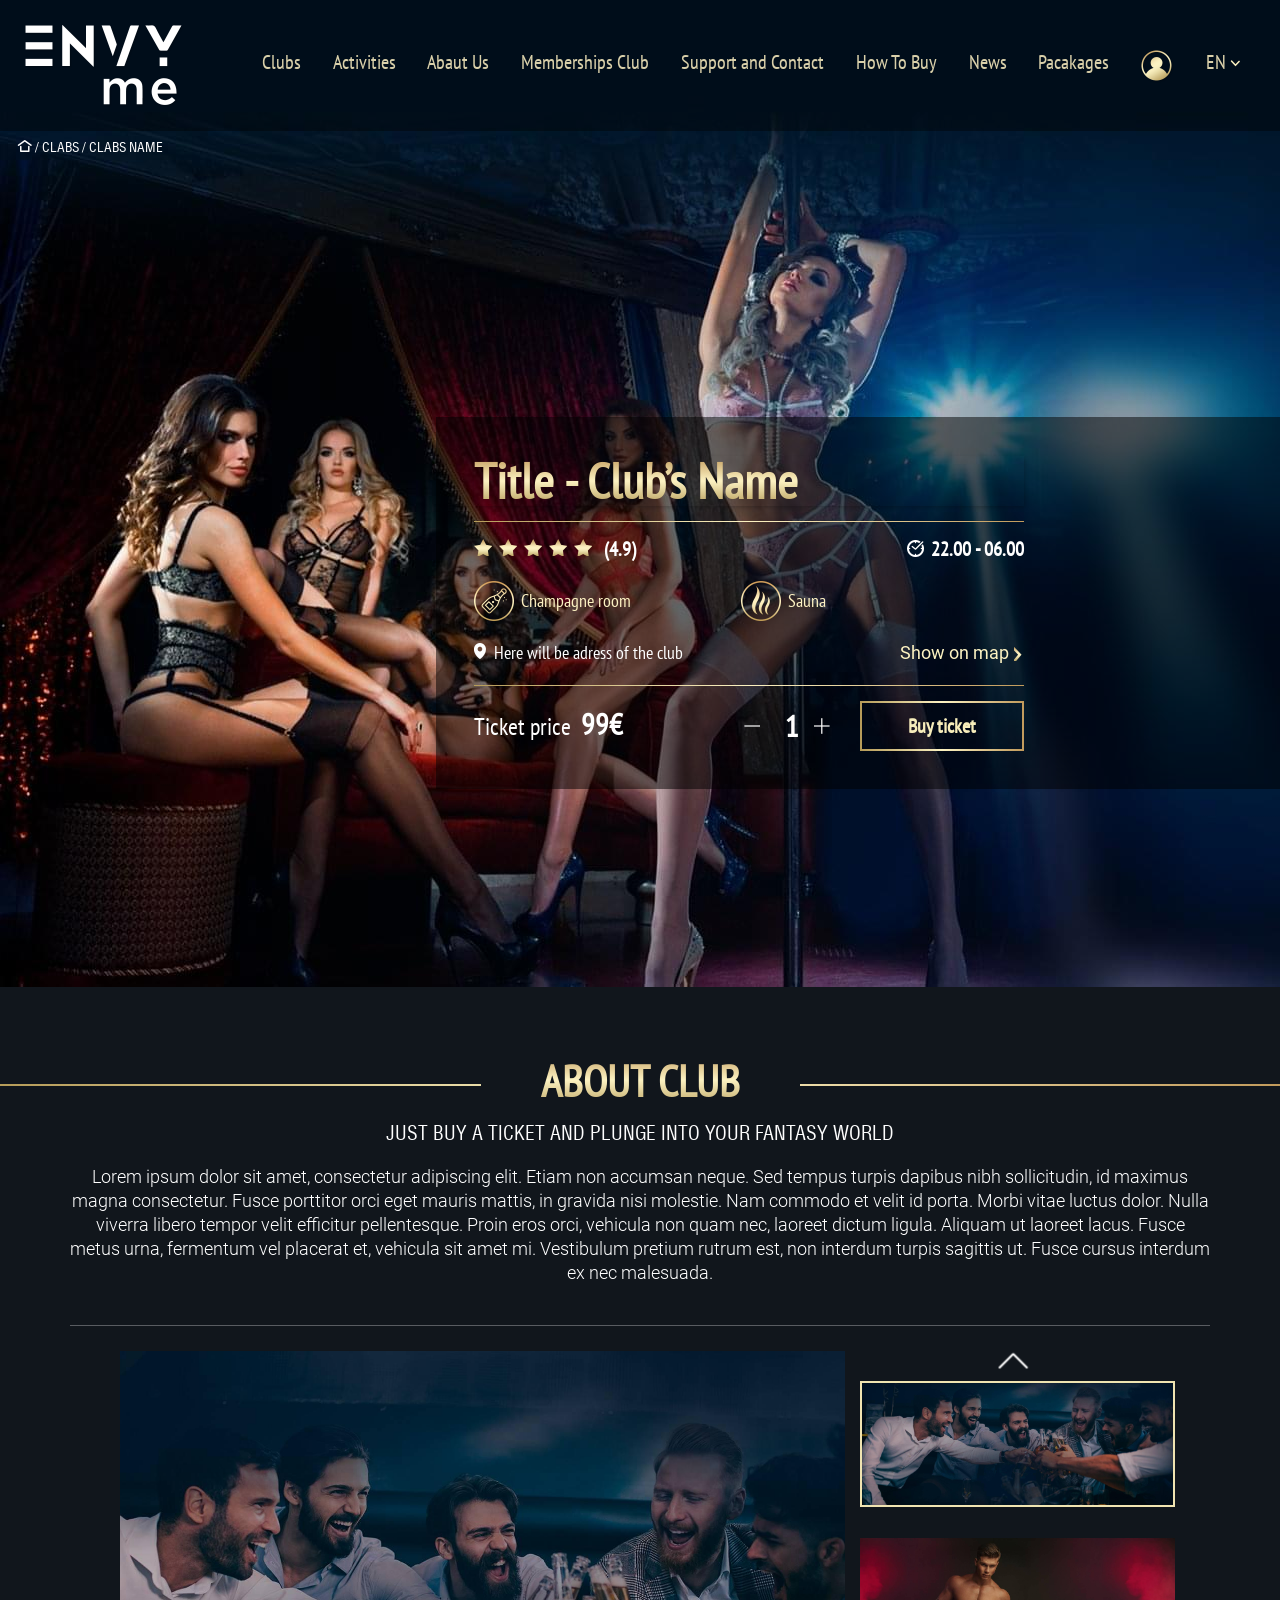
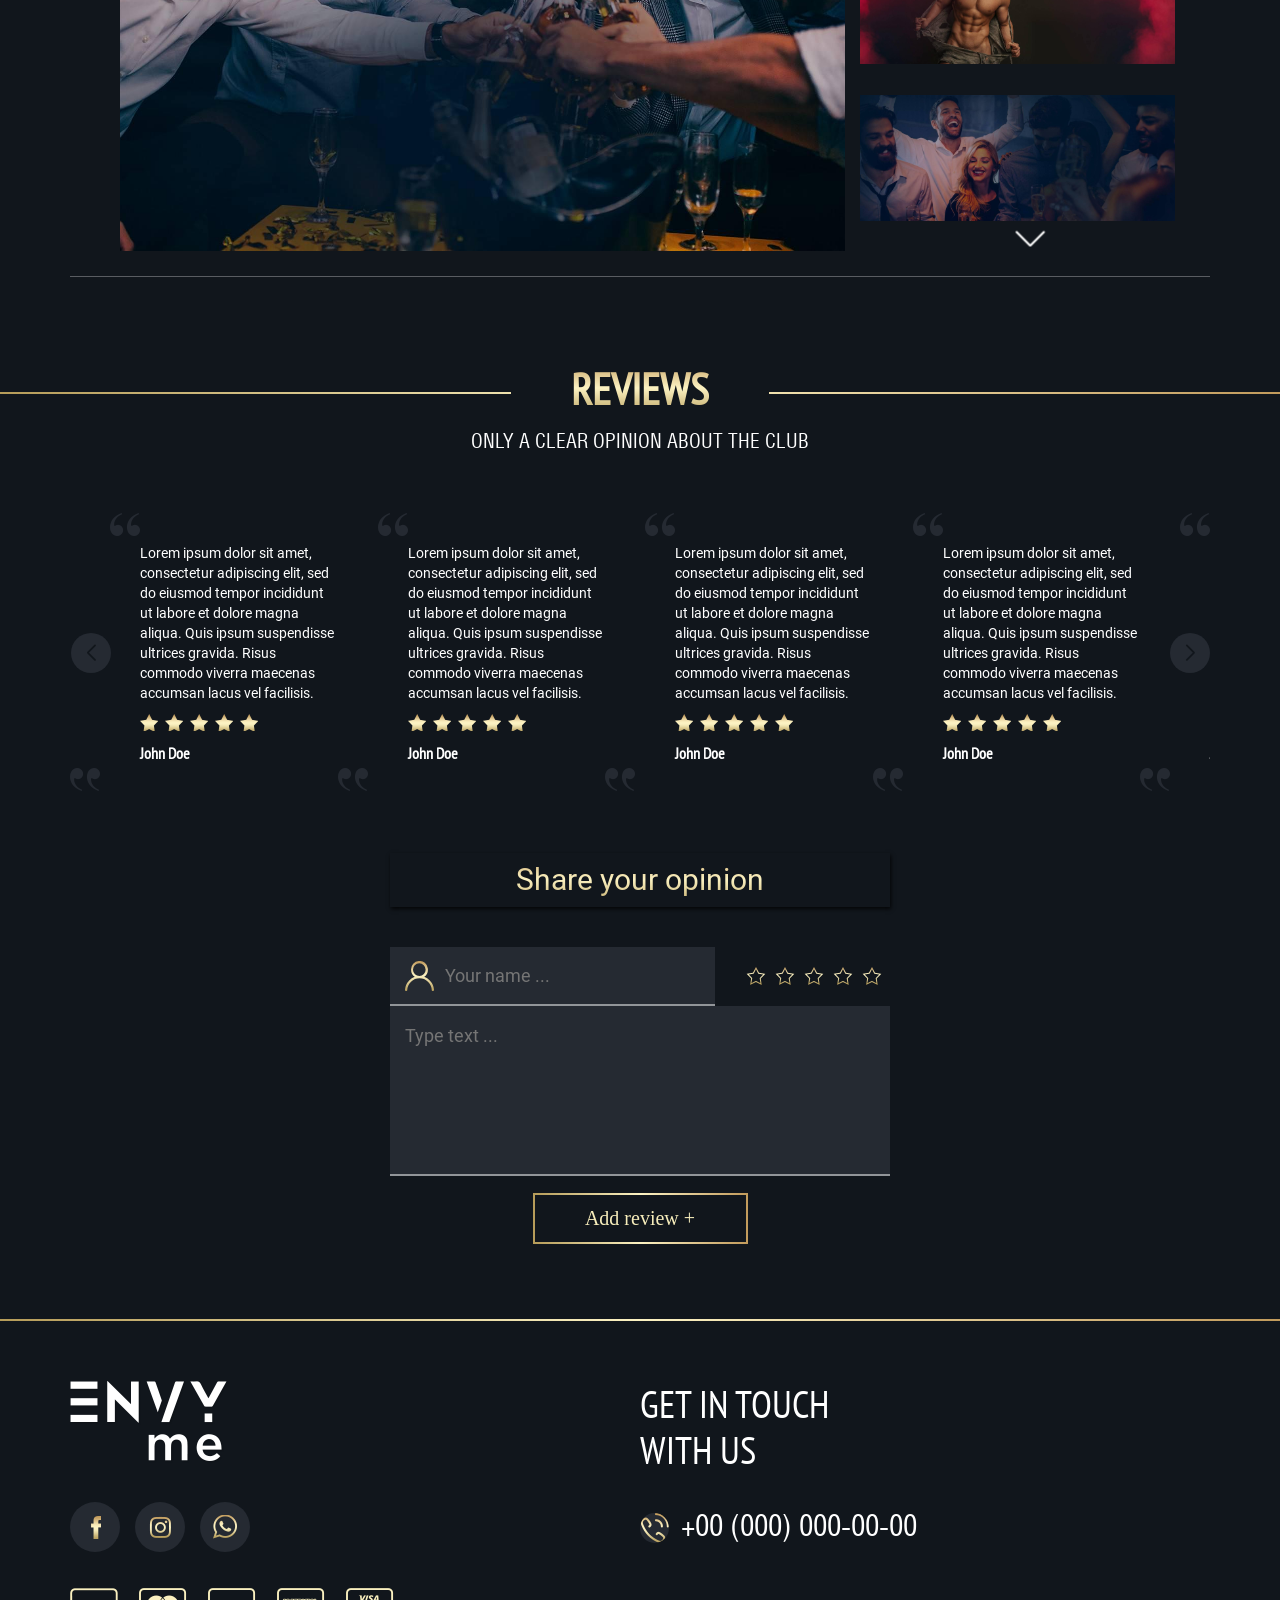
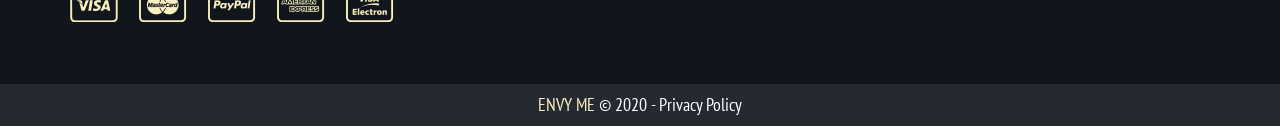
<file: fullclub..html>
<!DOCTYPE html>
<html lang="en">
  <head>
    <!-- CharsetPage-->
    <meta charset="utf-8">
    <!-- Title Page-->
    <title>Envy me</title>
    <!-- Meta Description and Keywords-->
    <meta name="author" content="kav17"/>
    <meta name="description" content="Template for sites"/>
    <meta name="keywords" content="css, pug, layout, css-framework"/>
    <!-- IE Compatible-->
    <meta http-equiv="X-UA-Compatible" charset="IE=edge">
    <!-- Meta Viewport-->
    <meta name="viewport" content="width=device-width, initial-scale=1, minimum-scale=1, maximum-scale=1"/>
    <!-- Favicon-->
    <link rel="icon" type="image/png" href="images/icons/favicon-32x32.png" sizes="32x32"/>
    <link rel="icon" type="image/png" href="images/icons/favicon-16x16.png" sizes="16x16"/>
    <link rel="shortcut icon" type="image/x-icon" href="images/icons/favicon.ico"/>
    <!-- Favicon Apple-->
    <link rel="apple-touch-icon" href="images/icons/apple-touch-icon.png"/>
    <link rel="apple-touch-icon" href="images/icons/apple-touch-icon-72x72.png" sizes="72x72"/>
    <link rel="apple-touch-icon" href="images/icons/apple-touch-icon-114x114.png" sizes="114x114"/>
    <!-- Stylesheets-->
    <link rel="stylesheet" href="assets/css/swiper.min.css"/>
    <link rel="stylesheet" href="css/style.min.css"/>
  </head>
  <body></body>
  <div class="main-wrapper">
    <!-- Header-->
    <header class="head" id="header">
      <div class="header">
        <!-- Logo--><a class="logo" href="index.html" title="Logo"><img src="/images/icons/logo.png"></a>
        <!-- END Logo-->
        <!-- Main Menu-->
        <input id="nav-toggle" type="checkbox" hidden="">
        <div class="nav">
          <label class="nav-toggle" for="nav-toggle" onclick=""><img src="/images/icons/icons_tickets/menu_burger.png"></label>
          <h2 class="logo"><a href="/"><img src="/images/icons/logo.png"></a></h2>
          <ul>
            <li><a href="#1">Clubs</a></li>
            <li><a href="#2">Activities</a></li>
            <li><a href="#3">Abaut Us</a></li>
            <li><a href="#4">Memberships Club</a></li>
            <li><a href="#5">Support and Contact</a></li>
            <li><a href="#6">How To Buy</a></li>
            <li><a href="#7">News</a></li>
            <li><a href="#8">Pacakages</a></li>
          </ul>
        </div>
        <nav class="header-menu"><a class="h-menu" href="">Clubs</a><a class="h-menu" href="">Activities</a><a class="h-menu" href="">Abaut Us</a><a class="h-menu" href="">Memberships Club</a><a class="h-menu" href="">Support and Contact</a><a class="h-menu" href="">How To Buy</a><a class="h-menu" href="">News</a><a class="h-menu" href="">Pacakages</a><a class="h-account" href=""><img src="/images/icons/account.png"></a><a class="language" href=""><span>EN</span><img src="/images/icons/arrow.png"></a></nav>
        <!-- END Main Menu-->
      </div>
    </header>
    <!-- END Header-->
    <!-- Banner-full-club-->
    <section class="banner-full-club">
      <div class="banner-full-club__1"><img src="/images/full-club/banner-full-club.jpg">
        <div class="breadcrumbs"><span></span><span>/</span><span>CLABS</span><span>/</span><span>CLABS NAME</span></div>
        <div class="title-club-name">
          <div class="title-club-name__titil">Title - Club’s Name</div>
          <div class="title-club-name__hr"></div>
          <div class="title-club-name__laoyt1"><span>
              <div class="star"></div>
              <div class="star"></div>
              <div class="star"></div>
              <div class="star"></div>
              <div class="star"></div><span>(4.9)</span></span><span>22.00 - 06.00</span></div>
          <div class="title-club-name__laoyt2"><span>Champagne room</span><span>Sauna</span></div>
          <div class="title-club-name__laoyt3"><span>Here will be adress of the club</span><a href="">Show on map</a></div>
          <div class="title-club-name__hr"></div>
          <div class="title-club-name__laoyt4">
            <div class="title-club-name__item1">
              <div class="title-club-name__price"><span>Ticket price</span><span>99€</span></div>
              <div class="title-club-name__namber"><img src="/images/full-club/minus.png"><span>1</span><img src="/images/full-club/plus.png"></div>
            </div>
            <div class="title-club-name__item2"><a href="">Buy ticket</a></div>
          </div>
        </div>
      </div>
    </section>
    <!-- END Banner-full-club-->
    <!-- Slidder-about-->
    <article class="slider_about">
      <div class="section1_name">
        <p class="section1_hr"></p>
        <p><span>About club</span></p>
      </div>
      <div class="section1_subname">Just buy a ticket and plunge into your fantasy world</div>
      <div class="slider_about__subname wrapper">Lorem ipsum dolor sit amet, consectetur adipiscing elit. Etiam non accumsan neque. Sed tempus turpis dapibus nibh sollicitudin, id maximus magna consectetur. Fusce porttitor orci eget mauris mattis, in gravida nisi molestie. Nam commodo et velit id porta. Morbi vitae luctus dolor. Nulla viverra libero tempor velit efficitur pellentesque. Proin eros orci, vehicula non quam nec, laoreet dictum ligula. Aliquam ut laoreet lacus. Fusce metus urna, fermentum vel placerat et, vehicula sit amet mi. Vestibulum pretium rutrum est, non interdum turpis sagittis ut. Fusce cursus interdum ex nec malesuada.</div>
      <section class="about_swiper wrapper">
        <div class="swiper-container gallery-top">
          <div class="swiper-wrapper">
            <div class="swiper-slide" style="background-image:url(/images/main/Slide1.jpg)"></div>
            <div class="swiper-slide" style="background-image:url(/images/main/Slide2.jpg)"></div>
            <div class="swiper-slide" style="background-image:url(/images/main/Slide3.jpg)"></div>
            <div class="swiper-slide" style="background-image:url(/images/main/Slide4.jpg)"></div>
            <div class="swiper-slide" style="background-image:url(/images/full-club/banner-full-club.jpg)"></div>
          </div>
        </div>
        <div class="swiper-container gallery-thumbs">
          <div class="swiper-wrapper">
            <div class="swiper-slide" style="background-image:url(/images/main/Slide1.jpg)"></div>
            <div class="swiper-slide" style="background-image:url(/images/main/Slide2.jpg)"></div>
            <div class="swiper-slide" style="background-image:url(/images/main/Slide3.jpg)"></div>
            <div class="swiper-slide" style="background-image:url(/images/main/Slide4.jpg)"></div>
            <div class="swiper-slide" style="background-image:url(/images/full-club/banner-full-club.jpg)"></div>
          </div>
          <div class="swiper-button-next swiper-button-white"></div>
          <div class="swiper-button-prev swiper-button-white"></div>
        </div>
      </section>
    </article>
    <!-- END Slider-about-->
    <!-- Slider_reviews-->
    <section class="slider_reviews">
      <div class="section1_name">
        <p class="section1_hr"></p>
        <p><span>reviews</span></p>
      </div>
      <div class="section1_subname">Only a clear opinion about the club</div>
      <div class="block_slider wrapper">
        <div class="swiper-container">
          <div class="swiper-wrapper">
            <div class="swiper-slide slider__one">         
              <div class="reviews_slider">
                <p>Lorem ipsum dolor sit amet, consectetur adipiscing elit, sed do eiusmod tempor incididunt ut labore et dolore magna aliqua. Quis ipsum suspendisse ultrices gravida. Risus commodo viverra maecenas accumsan lacus vel facilisis.</p>
                <div class="flex_star">
                  <div class="star"></div>
                  <div class="star"></div>
                  <div class="star"></div>
                  <div class="star"></div>
                  <div class="star"></div>
                </div>
                <p>John Doe            </p>
              </div>
            </div>
            <div class="swiper-slide">
              <div class="reviews_slider">
                <p>Lorem ipsum dolor sit amet, consectetur adipiscing elit, sed do eiusmod tempor incididunt ut labore et dolore magna aliqua. Quis ipsum suspendisse ultrices gravida. Risus commodo viverra maecenas accumsan lacus vel facilisis.</p>
                <div class="flex_star">
                  <div class="star"></div>
                  <div class="star"></div>
                  <div class="star"></div>
                  <div class="star"></div>
                  <div class="star"></div>
                </div>
                <p>John Doe           </p>
              </div>
            </div>
            <div class="swiper-slide">
              <div class="reviews_slider">
                <p>Lorem ipsum dolor sit amet, consectetur adipiscing elit, sed do eiusmod tempor incididunt ut labore et dolore magna aliqua. Quis ipsum suspendisse ultrices gravida. Risus commodo viverra maecenas accumsan lacus vel facilisis.</p>
                <div class="flex_star">
                  <div class="star"></div>
                  <div class="star"></div>
                  <div class="star"></div>
                  <div class="star"></div>
                  <div class="star"></div>
                </div>
                <p>John Doe           </p>
              </div>
            </div>
            <div class="swiper-slide">
              <div class="reviews_slider">
                <p>Lorem ipsum dolor sit amet, consectetur adipiscing elit, sed do eiusmod tempor incididunt ut labore et dolore magna aliqua. Quis ipsum suspendisse ultrices gravida. Risus commodo viverra maecenas accumsan lacus vel facilisis.</p>
                <div class="flex_star">
                  <div class="star"></div>
                  <div class="star"></div>
                  <div class="star"></div>
                  <div class="star"></div>
                  <div class="star"></div>
                </div>
                <p>John Doe           </p>
              </div>
            </div>
            <div class="swiper-slide">
              <div class="reviews_slider">
                <p>Lorem ipsum dolor sit amet, consectetur adipiscing elit, sed do eiusmod tempor incididunt ut labore et dolore magna aliqua. Quis ipsum suspendisse ultrices gravida. Risus commodo viverra maecenas accumsan lacus vel facilisis.</p>
                <div class="flex_star">
                  <div class="star"></div>
                  <div class="star"></div>
                  <div class="star"></div>
                  <div class="star"></div>
                  <div class="star"></div>
                </div>
                <p>John Doe           </p>
              </div>
            </div>
          </div>
          <!-- Add Pagination-->
          <div class="swiper-pagination"></div>
          <!-- Add Arrows-->
          <div class="swiper-button-next"></div>
          <div class="swiper-button-prev"></div>
        </div>
        <!-- Swiper JS-->
      </div>
    </section>
    <!-- END Slider-->
    <!-- Forms-->
    <section class="formfull-club">
      <p>Share your opinion</p>
      <form action="" method="">
        <div class="formfull-club__name">
          <input type="text" name="name" placeholder="Your name ..."><span><span></span><span></span><span></span><span></span><span></span></span>
        </div>
        <textarea name="text" placeholder="Type text ..."></textarea>
        <div class="formfull-club__submit">
          <input type="submit" name="submit" value="Add review +">
        </div>
        <input type="hidden" name="reset" value="Hidden">
      </form>
    </section>
    <!-- END Forms-->
    <!-- Footer-->
    <footer class="page-footer">
      <p class="section1_hr"></p>
      <div class="page-footer__center wrapper">
        <!-- Social Menu-->
        <div class="left_footer">
          <div class="left_footer__logo"><a class="logo" href="index.html" title="Logo"><img src="/images/icons/logo.png"></a></div>
          <div class="left_footersocial"><a href="#">
              <div class="left_footer_socialitem socitem1"></div></a><a class="social" href="#" title="coc">
              <div class="left_footer_socialitem socitem2"></div></a><a class="social" href="#" title="coc">
              <div class="left_footer_socialitem socitem3"></div></a></div>
          <div class="left_footer__carts">
            <div class="left_footer_socialitem cartitem1"></div>
            <div class="left_footer_socialitem cartitem2"></div>
            <div class="left_footer_socialitem cartitem3"></div>
            <div class="left_footer_socialitem cartitem4"></div>
            <div class="left_footer_socialitem cartitem5"></div>
          </div>
        </div>
        <!-- END Social Menu-->
        <!-- Footer Menu-->
        <div class="right_footer">
          <div class="right_footer__touch"><a href="index.html" title="Logo">Get in touch<br/>with us</a></div>
          <div class="right_footer__tel"><span>+00 (000) 000-00-00</span></div>
        </div>
        <!-- END Footer Menu-->
      </div>
      <p class="page-footer__copyright"><a class="page-footer__company-name" href="index.html">Envy me <span>&copy; 2020 - Privacy Policy</span></a></p>
    </footer>
    <!-- END Footer-->
    <!-- Scripts-->
    <script src="assets/js/swiper-bundle.min.js"></script>
    <script src="js/min/script.min.js"></script>
    <!-- END Scripts-->
  </div>
</html>
</file>
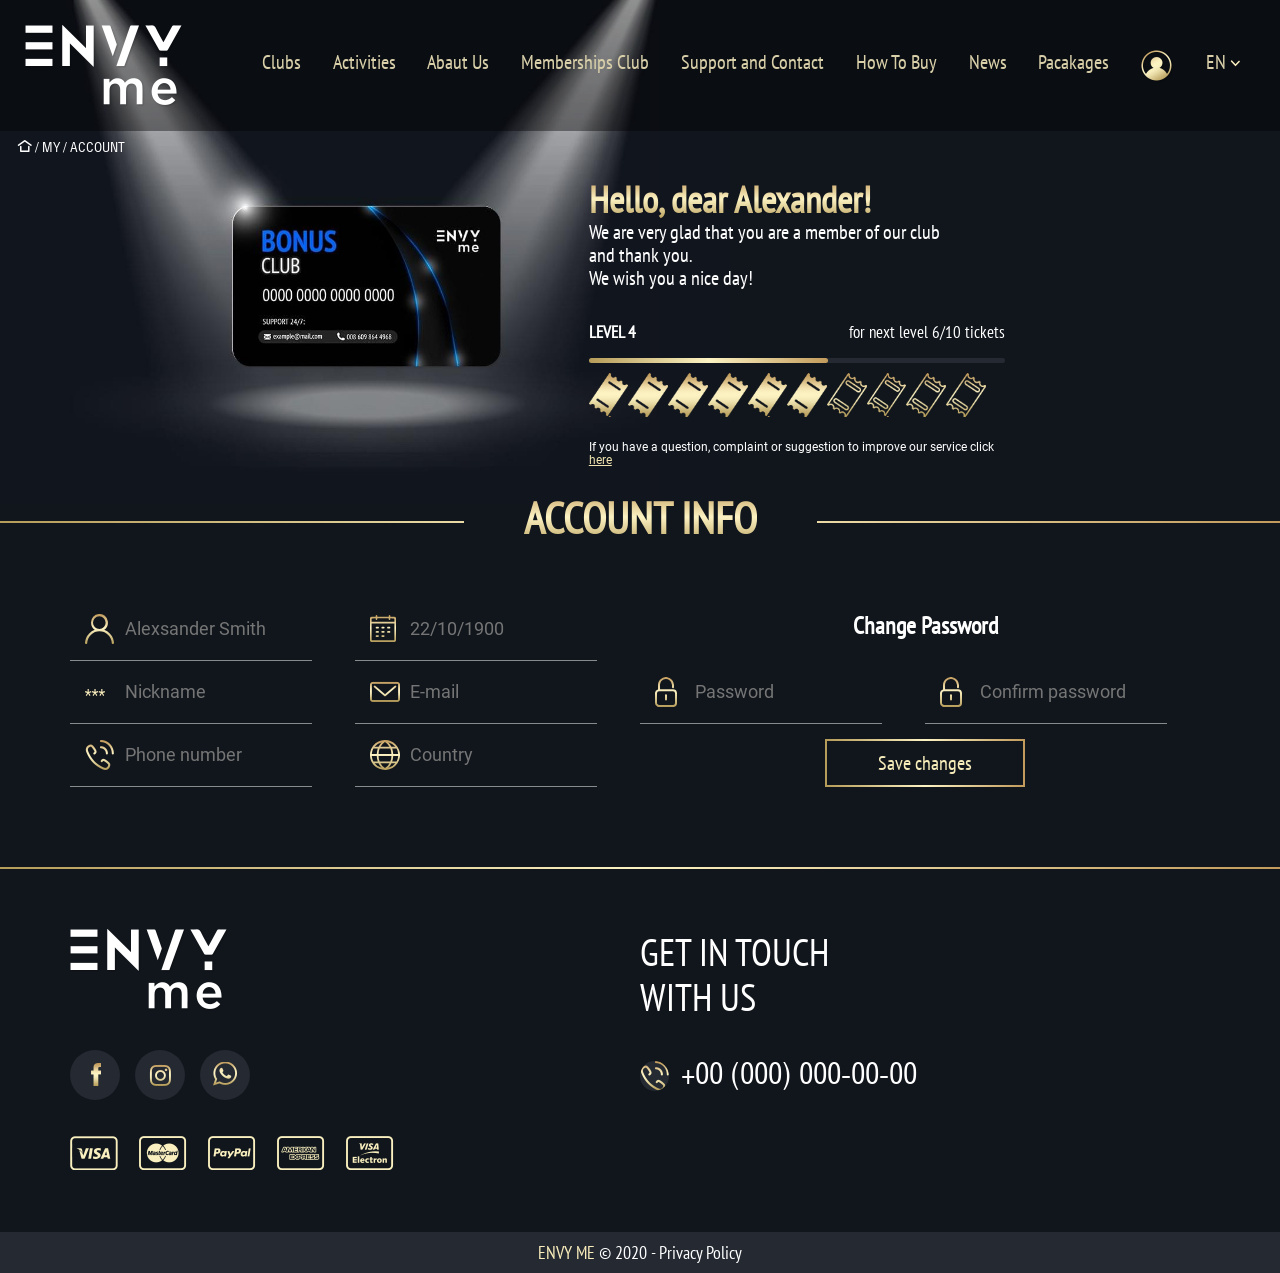
<file: my-account.html>
<!DOCTYPE html>
<html lang="en">
  <head>
    <!-- CharsetPage-->
    <meta charset="utf-8">
    <!-- Title Page-->
    <title>Envy me</title>
    <!-- Meta Description and Keywords-->
    <meta name="author" content="kav17"/>
    <meta name="description" content="Template for sites"/>
    <meta name="keywords" content="css, pug, layout, css-framework"/>
    <!-- IE Compatible-->
    <meta http-equiv="X-UA-Compatible" charset="IE=edge">
    <!-- Meta Viewport-->
    <meta name="viewport" content="width=device-width, initial-scale=1, minimum-scale=1, maximum-scale=1"/>
    <!-- Favicon-->
    <link rel="icon" type="image/png" href="images/icons/favicon-32x32.png" sizes="32x32"/>
    <link rel="icon" type="image/png" href="images/icons/favicon-16x16.png" sizes="16x16"/>
    <link rel="shortcut icon" type="image/x-icon" href="images/icons/favicon.ico"/>
    <!-- Favicon Apple-->
    <link rel="apple-touch-icon" href="images/icons/apple-touch-icon.png"/>
    <link rel="apple-touch-icon" href="images/icons/apple-touch-icon-72x72.png" sizes="72x72"/>
    <link rel="apple-touch-icon" href="images/icons/apple-touch-icon-114x114.png" sizes="114x114"/>
    <!-- Stylesheets-->
    <link rel="stylesheet" href="assets/css/swiper.min.css"/>
    <link rel="stylesheet" href="css/style.min.css"/>
  </head>
  <body></body>
  <div class="main-wrapper">
    <!-- Header-->
    <header class="head" id="header">
      <div class="header">
        <!-- Logo--><a class="logo" href="index.html" title="Logo"><img src="/images/icons/logo.png"></a>
        <!-- END Logo-->
        <!-- Main Menu-->
        <input id="nav-toggle" type="checkbox" hidden="">
        <div class="nav">
          <label class="nav-toggle" for="nav-toggle" onclick=""><img src="/images/icons/icons_tickets/menu_burger.png"></label>
          <h2 class="logo"><a href="/"><img src="/images/icons/logo.png"></a></h2>
          <ul>
            <li><a href="#1">Clubs</a></li>
            <li><a href="#2">Activities</a></li>
            <li><a href="#3">Abaut Us</a></li>
            <li><a href="#4">Memberships Club</a></li>
            <li><a href="#5">Support and Contact</a></li>
            <li><a href="#6">How To Buy</a></li>
            <li><a href="#7">News</a></li>
            <li><a href="#8">Pacakages</a></li>
          </ul>
        </div>
        <nav class="header-menu"><a class="h-menu" href="">Clubs</a><a class="h-menu" href="">Activities</a><a class="h-menu" href="">Abaut Us</a><a class="h-menu" href="">Memberships Club</a><a class="h-menu" href="">Support and Contact</a><a class="h-menu" href="">How To Buy</a><a class="h-menu" href="">News</a><a class="h-menu" href="">Pacakages</a><a class="h-account" href=""><img src="/images/icons/account.png"></a><a class="language" href=""><span>EN</span><img src="/images/icons/arrow.png"></a></nav>
        <!-- END Main Menu-->
      </div>
    </header>
    <!-- END Header-->
    <section class="account-banner">
      <div class="banner-account"><img src="/images/my-account/Banner_myaccount.jpg">
        <div class="breadcrumbs"><span></span><span>/</span><span>MY</span><span>/</span><span>ACCOUNT</span></div>
        <div class="banner-account__laoyt">
          <div class="banner-account__laoyt1">
            <div class="banner-account-name">Hello, dear Alexander!</div>
            <div class="banner-account-subname">We are very glad that you are a member of our club<br>and thank you.<br>We wish you a nice day!</div>
          </div>
          <div class="banner-account__laoyt2">
            <div class="account-laoyt2__item1"><span>Level 4</span><span>for next level 6/10 tickets</span></div>
            <div class="account-line">
              <div class="account-line__progres"></div>
            </div>
            <div class="banner-account__level"><span></span><span></span><span></span><span></span><span></span><span></span><span></span><span></span><span></span><span></span></div>
            <div class="banner-account__question">If you have a question, complaint or suggestion to improve our service click <a href="">here</a></div>
          </div>
        </div>
      </div>
    </section>
    <!-- My-account_account-info-->
    <secsion class="account-info">
      <div class="section1_name">
        <p class="section1_hr"></p>
        <p><span>Account info</span></p>
      </div>
      <form action="" method="">
        <div class="section-account_left">
          <input type="text" name="name" placeholder="Alexsander Smith">
          <input type="text" name="calendar" placeholder="22/10/1900">
          <input type="text" name="nickname" placeholder="Nickname">
          <input type="text" name="email" placeholder="E-mail">
          <input type="text" name="phone" placeholder="Phone number">
          <input type="text" name="country" placeholder="Country">
        </div>
        <div class="section-account_right">
          <p>Сhange Password</p>
          <div class="section-account_password">
            <input type="text" name="password" placeholder="Password">
            <input type="text" name="confpassword" placeholder="Confirm password">
          </div>
          <div class="section-account_submit">
            <input type="submit" name="submit" value="Save changes">
          </div>
        </div>
      </form>
    </secsion>
    <!-- END Slider-about-->
    <!-- Footer-->
    <footer class="page-footer">
      <p class="section1_hr"></p>
      <div class="page-footer__center wrapper">
        <!-- Social Menu-->
        <div class="left_footer">
          <div class="left_footer__logo"><a class="logo" href="index.html" title="Logo"><img src="/images/icons/logo.png"></a></div>
          <div class="left_footersocial"><a href="#">
              <div class="left_footer_socialitem socitem1"></div></a><a class="social" href="#" title="coc">
              <div class="left_footer_socialitem socitem2"></div></a><a class="social" href="#" title="coc">
              <div class="left_footer_socialitem socitem3"></div></a></div>
          <div class="left_footer__carts">
            <div class="left_footer_socialitem cartitem1"></div>
            <div class="left_footer_socialitem cartitem2"></div>
            <div class="left_footer_socialitem cartitem3"></div>
            <div class="left_footer_socialitem cartitem4"></div>
            <div class="left_footer_socialitem cartitem5"></div>
          </div>
        </div>
        <!-- END Social Menu-->
        <!-- Footer Menu-->
        <div class="right_footer">
          <div class="right_footer__touch"><a href="index.html" title="Logo">Get in touch<br/>with us</a></div>
          <div class="right_footer__tel"><span>+00 (000) 000-00-00</span></div>
        </div>
        <!-- END Footer Menu-->
      </div>
      <p class="page-footer__copyright"><a class="page-footer__company-name" href="index.html">Envy me <span>&copy; 2020 - Privacy Policy</span></a></p>
    </footer>
    <!-- END Footer-->
    <!-- Scripts-->
    <script src="assets/js/swiper-bundle.min.js"></script>
    <script src="js/min/script.min.js"></script>
    <!-- END Scripts-->
  </div>
</html>
</file>
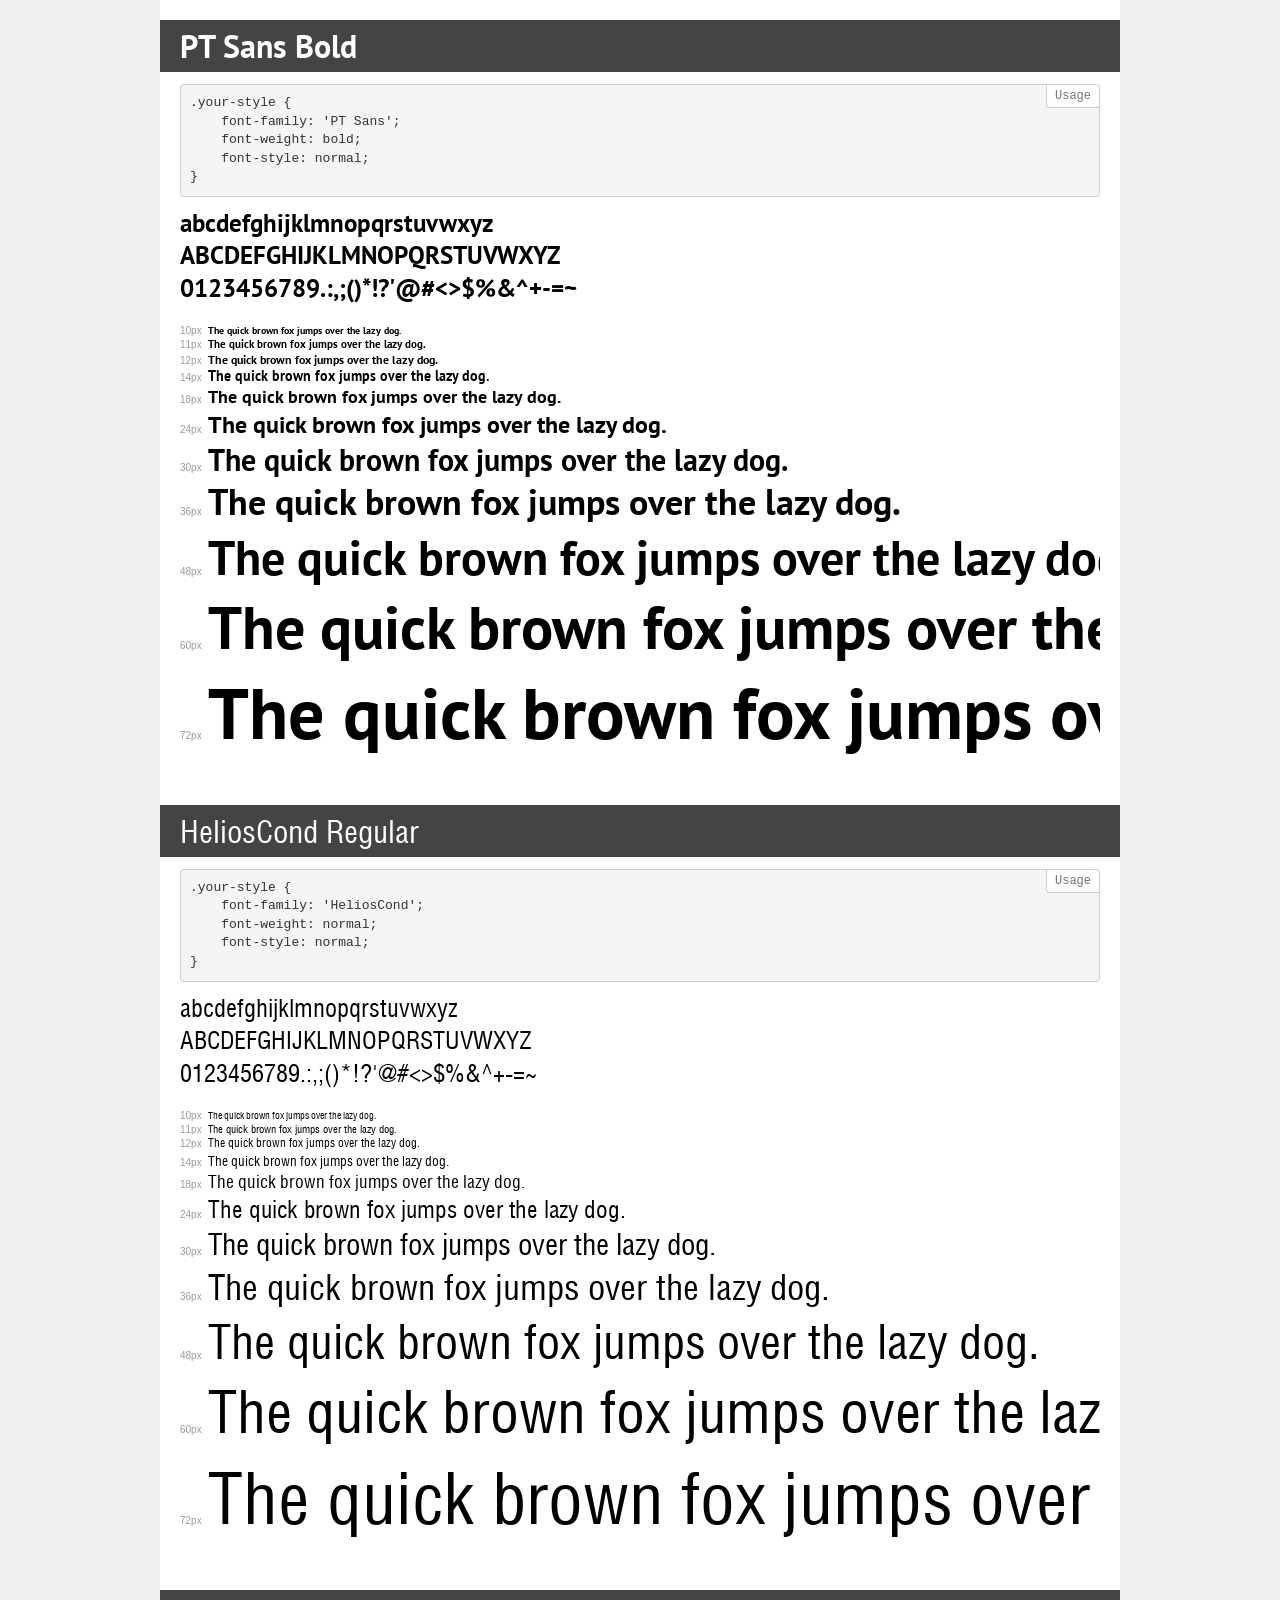
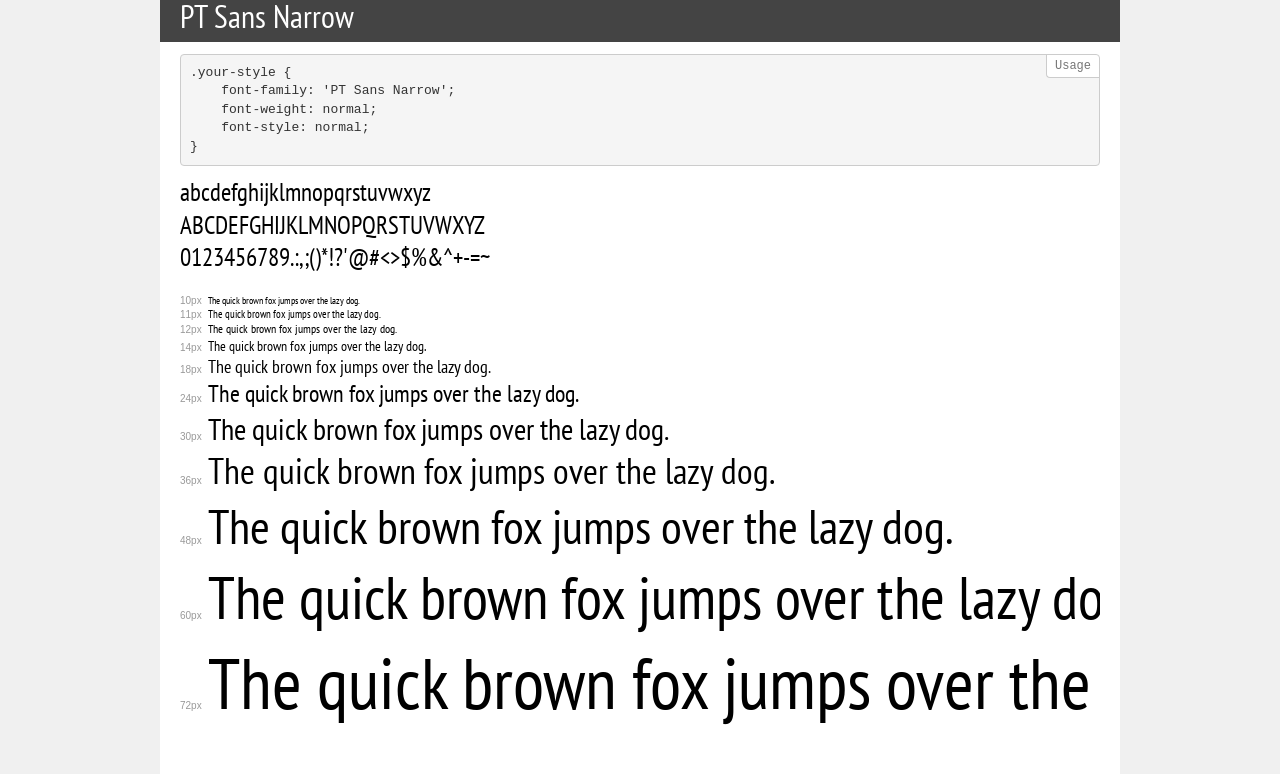
<file: fonts/font_tickets/demo.html>
<!DOCTYPE html>
<html lang="en">
<head>
    <meta charset="utf-8">
    <meta http-equiv="X-UA-Compatible" content="IE=edge">
    <meta name="viewport" content="width=device-width, initial-scale=1">
    <meta name="robots" content="noindex, noarchive">
    <meta name="format-detection" content="telephone=no">
    <title>Transfonter demo</title>
    <link href="stylesheet.css" rel="stylesheet">
    <style>
        /*
        http://meyerweb.com/eric/tools/css/reset/
        v2.0 | 20110126
        License: none (public domain)
        */
        html, body, div, span, applet, object, iframe,
        h1, h2, h3, h4, h5, h6, p, blockquote, pre,
        a, abbr, acronym, address, big, cite, code,
        del, dfn, em, img, ins, kbd, q, s, samp,
        small, strike, strong, sub, sup, tt, var,
        b, u, i, center,
        dl, dt, dd, ol, ul, li,
        fieldset, form, label, legend,
        table, caption, tbody, tfoot, thead, tr, th, td,
        article, aside, canvas, details, embed,
        figure, figcaption, footer, header, hgroup,
        menu, nav, output, ruby, section, summary,
        time, mark, audio, video {
            margin: 0;
            padding: 0;
            border: 0;
            font-size: 100%;
            font: inherit;
            vertical-align: baseline;
        }
        /* HTML5 display-role reset for older browsers */
        article, aside, details, figcaption, figure,
        footer, header, hgroup, menu, nav, section {
            display: block;
        }
        body {
            line-height: 1;
        }
        ol, ul {
            list-style: none;
        }
        blockquote, q {
            quotes: none;
        }
        blockquote:before, blockquote:after,
        q:before, q:after {
            content: '';
            content: none;
        }
        table {
            border-collapse: collapse;
            border-spacing: 0;
        }
        /* demo styles */
        body {
            background: #f0f0f0;
            color: #000;
        }
        .page {
            background: #fff;
            width: 920px;
            margin: 0 auto;
            padding: 20px 20px 0 20px;
            overflow: hidden;
        }
        .font-container {
            overflow-x: auto;
            overflow-y: hidden;
            margin-bottom: 40px;
            line-height: 1.3;
            white-space: nowrap;
            padding-bottom: 5px;
        }
        h1 {
            position: relative;
            background: #444;
            font-size: 32px;
            color: #fff;
            padding: 10px 20px;
            margin: 0 -20px 12px -20px;
        }
        .letters {
            font-size: 25px;
            margin-bottom: 20px;
        }
        .s10:before {
            content: '10px';
        }
        .s11:before {
            content: '11px';
        }
        .s12:before {
            content: '12px';
        }
        .s14:before {
            content: '14px';
        }
        .s18:before {
            content: '18px';
        }
        .s24:before {
            content: '24px';
        }
        .s30:before {
            content: '30px';
        }
        .s36:before {
            content: '36px';
        }
        .s48:before {
            content: '48px';
        }
        .s60:before {
            content: '60px';
        }
        .s72:before {
            content: '72px';
        }
        .s10:before, .s11:before, .s12:before, .s14:before,
        .s18:before, .s24:before, .s30:before, .s36:before,
        .s48:before, .s60:before, .s72:before {
            font-family: Arial, sans-serif;
            font-size: 10px;
            font-weight: normal;
            font-style: normal;
            color: #999;
            padding-right: 6px;
        }
        pre {
            display: block;
            position: relative;
            padding: 9px;
            margin: 0 0 10px;
            font-family: Monaco, Menlo, Consolas, "Courier New", monospace;
            font-size: 13px;
            line-height: 1.428571429;
            color: #333;
            font-weight: normal;
            font-style: normal;
            background-color: #f5f5f5;
            border: 1px solid #ccc;
            overflow-x: auto;
            border-radius: 4px;
        }
        pre:after {
            display: block;
            position: absolute;
            right: 0;
            top: 0;
            content: 'Usage';
            line-height: 1;
            padding: 5px 8px;
            font-size: 12px;
            color: #767676;
            background-color: #fff;
            border: 1px solid #ccc;
            border-right: none;
            border-top: none;
            border-radius: 0 4px 0 4px;
            z-index: 10;
        }
        /* responsive */
        @media (max-width: 959px) {
            .page {
                width: auto;
                margin: 0;
            }
        }
    </style>
</head>
<body>
<div class="page">
    <div class="demo">
        <h1 style="font-family: 'PT Sans'; font-weight: bold; font-style: normal;">PT Sans Bold</h1>
        <pre>.your-style {
    font-family: 'PT Sans';
    font-weight: bold;
    font-style: normal;
}</pre>
        <div class="font-container" style="font-family: 'PT Sans'; font-weight: bold; font-style: normal;">
            <p class="letters">
                abcdefghijklmnopqrstuvwxyz<br>
ABCDEFGHIJKLMNOPQRSTUVWXYZ<br>
                0123456789.:,;()*!?'@#<>$%&^+-=~
            </p>
            <p class="s10" style="font-size: 10px;">The quick brown fox jumps over the lazy dog.</p>
            <p class="s11" style="font-size: 11px;">The quick brown fox jumps over the lazy dog.</p>
            <p class="s12" style="font-size: 12px;">The quick brown fox jumps over the lazy dog.</p>
            <p class="s14" style="font-size: 14px;">The quick brown fox jumps over the lazy dog.</p>
            <p class="s18" style="font-size: 18px;">The quick brown fox jumps over the lazy dog.</p>
            <p class="s24" style="font-size: 24px;">The quick brown fox jumps over the lazy dog.</p>
            <p class="s30" style="font-size: 30px;">The quick brown fox jumps over the lazy dog.</p>
            <p class="s36" style="font-size: 36px;">The quick brown fox jumps over the lazy dog.</p>
            <p class="s48" style="font-size: 48px;">The quick brown fox jumps over the lazy dog.</p>
            <p class="s60" style="font-size: 60px;">The quick brown fox jumps over the lazy dog.</p>
            <p class="s72" style="font-size: 72px;">The quick brown fox jumps over the lazy dog.</p>
        </div>
    </div>
    <div class="demo">
        <h1 style="font-family: 'HeliosCond'; font-weight: normal; font-style: normal;">HeliosCond Regular</h1>
        <pre>.your-style {
    font-family: 'HeliosCond';
    font-weight: normal;
    font-style: normal;
}</pre>
        <div class="font-container" style="font-family: 'HeliosCond'; font-weight: normal; font-style: normal;">
            <p class="letters">
                abcdefghijklmnopqrstuvwxyz<br>
ABCDEFGHIJKLMNOPQRSTUVWXYZ<br>
                0123456789.:,;()*!?'@#<>$%&^+-=~
            </p>
            <p class="s10" style="font-size: 10px;">The quick brown fox jumps over the lazy dog.</p>
            <p class="s11" style="font-size: 11px;">The quick brown fox jumps over the lazy dog.</p>
            <p class="s12" style="font-size: 12px;">The quick brown fox jumps over the lazy dog.</p>
            <p class="s14" style="font-size: 14px;">The quick brown fox jumps over the lazy dog.</p>
            <p class="s18" style="font-size: 18px;">The quick brown fox jumps over the lazy dog.</p>
            <p class="s24" style="font-size: 24px;">The quick brown fox jumps over the lazy dog.</p>
            <p class="s30" style="font-size: 30px;">The quick brown fox jumps over the lazy dog.</p>
            <p class="s36" style="font-size: 36px;">The quick brown fox jumps over the lazy dog.</p>
            <p class="s48" style="font-size: 48px;">The quick brown fox jumps over the lazy dog.</p>
            <p class="s60" style="font-size: 60px;">The quick brown fox jumps over the lazy dog.</p>
            <p class="s72" style="font-size: 72px;">The quick brown fox jumps over the lazy dog.</p>
        </div>
    </div>
    <div class="demo">
        <h1 style="font-family: 'PT Sans Narrow'; font-weight: normal; font-style: normal;">PT Sans Narrow</h1>
        <pre>.your-style {
    font-family: 'PT Sans Narrow';
    font-weight: normal;
    font-style: normal;
}</pre>
        <div class="font-container" style="font-family: 'PT Sans Narrow'; font-weight: normal; font-style: normal;">
            <p class="letters">
                abcdefghijklmnopqrstuvwxyz<br>
ABCDEFGHIJKLMNOPQRSTUVWXYZ<br>
                0123456789.:,;()*!?'@#<>$%&^+-=~
            </p>
            <p class="s10" style="font-size: 10px;">The quick brown fox jumps over the lazy dog.</p>
            <p class="s11" style="font-size: 11px;">The quick brown fox jumps over the lazy dog.</p>
            <p class="s12" style="font-size: 12px;">The quick brown fox jumps over the lazy dog.</p>
            <p class="s14" style="font-size: 14px;">The quick brown fox jumps over the lazy dog.</p>
            <p class="s18" style="font-size: 18px;">The quick brown fox jumps over the lazy dog.</p>
            <p class="s24" style="font-size: 24px;">The quick brown fox jumps over the lazy dog.</p>
            <p class="s30" style="font-size: 30px;">The quick brown fox jumps over the lazy dog.</p>
            <p class="s36" style="font-size: 36px;">The quick brown fox jumps over the lazy dog.</p>
            <p class="s48" style="font-size: 48px;">The quick brown fox jumps over the lazy dog.</p>
            <p class="s60" style="font-size: 60px;">The quick brown fox jumps over the lazy dog.</p>
            <p class="s72" style="font-size: 72px;">The quick brown fox jumps over the lazy dog.</p>
        </div>
    </div>
</div>
</body>
</html>
</file>
<file: fonts/font_tickets/stylesheet.css>
@font-face {
    font-family: 'PT Sans';
    src: url('PTSans-Bold.woff2') format('woff2'),
        url('PTSans-Bold.woff') format('woff');
    font-weight: bold;
    font-style: normal;
    font-display: swap;
}

@font-face {
    font-family: 'HeliosCond';
    src: url('HeliosCond.woff2') format('woff2'),
        url('HeliosCond.woff') format('woff');
    font-weight: normal;
    font-style: normal;
    font-display: swap;
}

@font-face {
    font-family: 'PT Sans Narrow';
    src: url('PTSans-Narrow.woff2') format('woff2'),
        url('PTSans-Narrow.woff') format('woff');
    font-weight: normal;
    font-style: normal;
    font-display: swap;
}
</file>
<file: css/style.min.css>
html,body,div,span,applet,object,iframe,h1,h2,h3,h4,h5,h6,p,blockquote,pre,a,abbr,acronym,address,big,cite,code,del,dfn,em,font,img,ins,kbd,q,s,samp,small,strike,strong,sub,sup,tt,var,b,u,i,center,dl,dt,dd,ol,ul,li,fieldset,form,label,legend,table,caption,tbody,tfoot,thead,tr,th,td{margin:0;padding:0;border:0;outline:0;font-size:100%;vertical-align:baseline;background:transparent}body{line-height:1}ol,ul{list-style:none}blockquote,q{quotes:none}:focus{outline:0}ins{text-decoration:none}del{text-decoration:line-through}table{border-collapse:collapse;border-spacing:0}@font-face{font-family:'PT Sans';src:url("../../fonts/font_tickets/PTSans-Bold.woff2") format("woff2"),url("../../fonts/font_tickets/PTSans-Bold.woff") format("woff");font-weight:bold;font-style:normal;font-display:swap}@font-face{font-family:'HeliosCond';src:url("../../fonts/font_tickets/HeliosCond.woff2") format("woff2"),url("../../fonts/font_tickets/HeliosCond.woff") format("woff");font-weight:normal;font-style:normal;font-display:swap}@font-face{font-family:'PT Sans Narrow';src:url("../../fonts/font_tickets/PTSans-Narrow.woff2") format("woff2"),url("../../fonts/font_tickets/PTSans-Narrow.woff") format("woff");font-weight:normal;font-style:normal;font-display:swap}@font-face{font-family:'Roboto';src:url("../../fonts/font_tickets/Roboto-Regular.woff2") format("woff2"),url("../../fonts/font_tickets/Roboto-Regular.woff") format("woff");font-weight:normal;font-style:normal;font-display:swap}@font-face{font-family:'Roboto-Light';src:url("../../fonts/font_tickets/Roboto-Light.woff2") format("woff2"),url("../../fonts/font_tickets/Roboto-Light.woff") format("woff");font-weight:normal;font-style:normal;font-display:swap}html{height:100%}body{height:100%;font:normal 1em Roboto}h1,h2,h3,h4,h5,h6{font-weight:bold;font-family:Roboto}h1{font-size:1.2em}h2{font-size:1.1em}h3{font-size:1em}h4{font-size:.9em}h5{font-size:.8em}h6{font-size:.7em}p{font:normal 1em Roboto}a{font:normal 1em Roboto;text-decoration:none}a:hover{text-decoration:underline}.clearfix{content:".";display:block;height:0;clear:both;visibility:hidden}.preloader-pages{background-color:#263238;position:fixed;top:0;left:0;width:100%;height:100%;z-index:1000}.preloader-pages__dynamic-element{display:block;position:relative;left:50%;top:50%;width:100px;height:100px;margin:-75px 0 0 -75px;border-radius:50%;border:5px solid transparent;border-top-color:#90a4ae;-webkit-animation:spin 1s linear infinite;animation:spin 1s linear infinite}.preloader-pages__dynamic-element:before{content:"";position:absolute;top:5px;left:5px;right:5px;bottom:5px;border-radius:50%;border:5px solid transparent;border-top-color:#fff;-webkit-animation:spin 2s linear infinite;animation:spin 2s linear infinite}.preloader-pages__dynamic-element:after{content:"";position:absolute;top:15px;left:15px;right:15px;bottom:15px;border-radius:50%;border:5px solid transparent;border-top-color:#607d8b;-webkit-animation:spin 1.2s linear infinite;animation:spin 1.2s linear infinite}@-webkit-keyframes spin{0%{-webkit-transform:rotate(0deg);transform:rotate(0deg)}100%{-webkit-transform:rotate(360deg);transform:rotate(360deg)}}@-webkit-keyframes spin{0%{-webkit-transform:rotate(0deg);transform:rotate(0deg)}100%{-webkit-transform:rotate(360deg);transform:rotate(360deg)}}@keyframes spin{0%{-webkit-transform:rotate(0deg);transform:rotate(0deg)}100%{-webkit-transform:rotate(360deg);transform:rotate(360deg)}}a,span,div,button{outline:none !important}input[type=submit],input[type=button],button{-webkit-appearance:none;outline:none}*{-webkit-box-sizing:border-box;box-sizing:border-box}*:before,*:after{-webkit-box-sizing:border-box;box-sizing:border-box}.clearfix:after,.wrapper:after,.row:after{content:".";display:block;height:0;clear:both;visibility:hidden}a{color:#d9d0aa;-webkit-transition:all 0.2s linear;transition:all 0.2s linear;text-decoration:none;outline:none;-webkit-tap-highlight-color:transparent}a:hover{text-decoration:none}body{margin:0px;padding:0px;font-family:'PT Sans', sans-serif;height:100%;color:#fff;line-height:1;position:relative;font-size:16px;-webkit-font-smoothing:antialiased;-moz-osx-font-smoothing:grayscale}.main-wrapper{max-width:1920px;margin:0 auto;background:#11161c}.wrapper{max-width:1140px;margin:0 auto}.header{display:grid;grid-template-columns:19.5% 80.5%;padding:25px 40px 20px 25px;background-color:rgba(0,0,0,0.4);z-index:9;position:absolute;width:100%}.header-menu{display:-webkit-box;display:-ms-flexbox;display:flex;-webkit-box-pack:justify;-ms-flex-pack:justify;justify-content:space-between;padding-top:25px}.header-menu a{font-family:'PT Sans Narrow';font-size:20px;line-height:1.2;font-weight:400;color:#d9d0aa}.language img{padding-bottom:2px;padding-left:4px}.header-menu a:hover{color:#fff}#header.is-active{position:fixed;top:0;left:0;width:100%;z-index:999;background-size:cover;height:113px;-webkit-transition:all 0.9s ease;transition:all 0.9s ease;-webkit-animation-name:fadeIn;animation-name:fadeIn;-webkit-animation-duration:0.9s;animation-duration:0.9s;-webkit-animation-fill-mode:both;animation-fill-mode:both}@-webkit-keyframes fadeIn{from{opacity:0}to{opacity:1}}@keyframes fadeIn{from{opacity:0}to{opacity:1}}#header::after{bottom:0;-webkit-box-shadow:0 0.0625em 0.5em rgba(0,0,0,0.3);box-shadow:0 0.0625em 0.5em rgba(0,0,0,0.3);content:"";left:0;opacity:0;position:absolute;right:0;top:0;-webkit-transition:opacity 0.3s;transition:opacity 0.3s;z-index:-1}.page-sidebar{background-color:#e4e4e4}.page-sidebar__content{padding:20px}.page-sidebar__content form label{display:block}p.section1_hr{left:0;top:35px;width:100%;background-image:-webkit-gradient(linear, left top, right top, from(#b69c59), color-stop(50%, #fcf2c2), to(#c29b5c));background-image:linear-gradient(90deg, #b69c59 0%, #fcf2c2 50%, #c29b5c 100%);height:2px}.page-footer__copyright{background-color:#252a32;text-align:center;padding:10px 0}.page-footer__company-name{font-family:'PT Sans Narrow';font-size:18px;line-height:1.2;font-weight:400;text-transform:uppercase;color:#faedbc}.page-footer__company-name span{text-transform:none;color:#ffffff}.page-footer__center{display:grid;grid-template-columns:1fr 1fr;padding:60px 0}.left_footer__logo,.left_footersocial{padding-bottom:35px}.left_footersocial{display:-webkit-box;display:-ms-flexbox;display:flex}.left_footer__carts img{margin-right:15px}.left_footersocial a{width:50px;height:50px;background-color:#252a32;border-radius:50%;display:-webkit-box;display:-ms-flexbox;display:flex;-webkit-box-pack:center;-ms-flex-pack:center;justify-content:center;-webkit-box-align:center;-ms-flex-align:center;align-items:center;margin-right:15px}.right_footer__touch{padding-bottom:35px}.right_footer__touch a{font-family:'PT Sans Narrow';font-size:38px;line-height:1.2;font-weight:400;text-transform:uppercase;color:#ffffff}.right_footer__tel span{font-family:'HeliosCond';font-size:30px;line-height:1.2;font-weight:400;text-transform:uppercase;color:#ffffff}.right_footer__tel span:before{content:"";background:url(/assets/img/other_sprite.png);display:inline-block;vertical-align:middle;line-height:1;background-color:#252a32;border-radius:50%;width:29px;height:30px;background-position:-88px -86px;padding:8px 11px;margin-right:12px}.left_footer_socialitem{display:inline-block;background:url(/assets/img/other_sprite.png);background-repeat:no-repeat}.left_footer__carts .left_footer_socialitem{margin-right:17px}.socitem1{width:11px;height:23px;background-position:-28px -152px}.socitem2{width:22px;height:22px;background-position:-155px -36px}.socitem3{width:24px;height:25px;background-position:-0px -153px}.cartitem1{width:48px;height:35px;background-position:-0px -85px}.cartitem2{width:48px;height:35px;background-position:-0px -45px}.cartitem3{width:48px;height:35px;background-position:-102px 1px}.cartitem4{width:48px;height:35px;background-position:-49px 1px}.cartitem5{width:48px;height:35px;background-position:-102px -39px}.main-menu .main-menu__list{display:-webkit-box;display:-ms-flexbox;display:flex;-webkit-box-orient:horizontal;-webkit-box-direction:normal;-ms-flex-direction:row;flex-direction:row;-ms-flex-pack:distribute;justify-content:space-around}.main-menu .main-menu__item{margin:0 10px}.main-menu .main-menu__link{font-size:1em}.nav{display:none}.footer-menu .footer-menu__list{display:-webkit-box;display:-ms-flexbox;display:flex;-webkit-box-orient:horizontal;-webkit-box-direction:normal;-ms-flex-direction:row;flex-direction:row;-ms-flex-pack:distribute;justify-content:space-around}.footer-menu .footer-menu__item{margin:0 10px}.footer-menu .footer-menu__link{font-size:.8em}.social-menu .social-menu__list{display:-webkit-box;display:-ms-flexbox;display:flex;-webkit-box-orient:horizontal;-webkit-box-direction:normal;-ms-flex-direction:row;flex-direction:row;-ms-flex-pack:distribute;justify-content:space-around}.social-menu .social-menu__item{margin:0 10px}.social-menu .social-menu__link{font-size:1em}.slider{padding-bottom:100px}.swiper-container{width:100%;height:100%}.swiper-container-horizontal>.swiper-pagination-bullets .swiper-pagination-bullet{margin:0 4px;width:17px;height:17px;background:#000;border-style:initial;border:2px solid #fcf2c2}.swiper-container-horizontal>.swiper-pagination-bullets .swiper-pagination-bullet-active{margin:0 4px;width:17px;height:17px;background-image:-webkit-gradient(linear, left bottom, left top, from(#b69c59), color-stop(52%, #fcf2c2), to(#c29b5c));background-image:linear-gradient(0deg, #b69c59 0%, #fcf2c2 52%, #c29b5c 100%);border-style:initial}.swiper-container-horizontal>.swiper-pagination-bullets,.swiper-pagination-custom,.swiper-pagination-fraction{bottom:40px}.swiper-pagination-bullet{opacity:.8}.slider_mask{position:absolute;text-align:left}.slider_1{left:20vw;bottom:10vw}.slider_2,.slider_3,.slider_4{right:5vw;bottom:10vw}.slider_mask p:nth-child(1){color:transparent;-webkit-background-clip:text;background-clip:text;background-image:-webkit-gradient(linear, left bottom, left top, from(#b69c59), color-stop(10%, #fcf2c2), color-stop(30%, #b69c59), color-stop(50%, #fcf2c2), color-stop(70%, #b69c59), color-stop(90%, #fcf2c2), to(#c29b5c));background-image:linear-gradient(0deg, #b69c59 0%, #fcf2c2 10%, #b69c59 30%, #fcf2c2 50%, #b69c59 70%, #fcf2c2 90%, #c29b5c 100%);font-family:'PT Sans Narrow';font-size:79.2px;font-weight:400;text-transform:uppercase;margin:0;padding-bottom:10px}.slider_mask p:nth-child(2){color:transparent;-webkit-background-clip:text;background-clip:text;background-image:-webkit-gradient(linear, left bottom, left top, from(#b69c59), color-stop(10%, #fcf2c2), color-stop(30%, #b69c59), color-stop(50%, #fcf2c2), color-stop(70%, #b69c59), color-stop(90%, #fcf2c2), to(#c29b5c));background-image:linear-gradient(0deg, #b69c59 0%, #fcf2c2 10%, #b69c59 30%, #fcf2c2 50%, #b69c59 70%, #fcf2c2 90%, #c29b5c 100%);font-family:'PT Sans Narrow';font-size:108.2px;font-weight:700;text-transform:uppercase;margin:0;padding-bottom:25px}.slider_mask a{font-family:'PT Sans Narrow';font-size:24.2px;line-height:72px;font-weight:400;color:#f7edbb;border-style:solid;border-width:2px;border-image-source:linear-gradient(90deg, #b69c59 0%, #fcf2c2 50%, #c29b5c 100%);border-image-slice:1;background-origin:border-box;background-clip:content-box, border-box;padding:12px 65px}.section1_grid{display:grid;grid-template-rows:1fr 1fr;grid-template-columns:1fr 1fr 1fr 1fr;grid-gap:1vw}.section1_grid>div{background:#252a32}.rating{display:-webkit-box;display:-ms-flexbox;display:flex;-ms-flex-pack:distribute;justify-content:space-around}.section1_title{color:#fff;text-align:left;padding-left:15px;margin:10px 0 0}.section1_info{display:-webkit-box;display:-ms-flexbox;display:flex;-webkit-box-pack:justify;-ms-flex-pack:justify;justify-content:space-between;-webkit-box-align:center;-ms-flex-align:center;align-items:center;padding:15px 15px 10px}.section1_info a{background-image:-webkit-gradient(linear, left bottom, left top, from(#b69c59), color-stop(50%, #fcf2c2), to(#c29b5c));background-image:linear-gradient(0deg, #b69c59 0%, #fcf2c2 50%, #c29b5c 100%);-webkit-box-shadow:-1px 1px 4px 0px rgba(0,0,0,0.5);box-shadow:-1px 1px 4px 0px rgba(0,0,0,0.5);font-family:'PT Sans Narrow';font-size:14px;line-height:24px;font-weight:700;text-transform:uppercase;color:#11161c;padding:1px 12px}.section1_img{width:100%;height:167px;overflow:hidden;position:relative}.section1_img>img{width:100%;height:167px;-o-object-fit:cover;object-fit:cover}.section1_img .sticer{top:10px;position:absolute;width:auto;height:auto;left:10px}.section1_name{display:-webkit-box;display:-ms-flexbox;display:flex;-webkit-box-pack:center;-ms-flex-pack:center;justify-content:center;width:100%;position:relative}.section1_name p{padding:0px 60px;background:#11161c;z-index:5}.section1_name span{color:transparent;-webkit-background-clip:text;background-clip:text;background-image:-webkit-gradient(linear, left bottom, left top, from(#b69c59), color-stop(51%, #fcf2c2), to(#c29b5c));background-image:linear-gradient(0deg, #b69c59 0%, #fcf2c2 51%, #c29b5c 100%);font-family:'PT Sans Narrow';font-size:44px;line-height:24px;font-weight:700;text-transform:uppercase}.section1_name .section1_hr{position:absolute;left:0;top:15px;width:100%;background-image:-webkit-gradient(linear, left top, right top, from(#b69c59), color-stop(50%, #fcf2c2), to(#c29b5c));background-image:linear-gradient(90deg, #b69c59 0%, #fcf2c2 50%, #c29b5c 100%);height:2px}.section1_subname{text-align:center;padding:20px;font-family:'HeliosCond';font-size:20px;line-height:24px;font-weight:400;text-transform:uppercase;color:#fefefe}.section1_search{width:100%;position:relative;height:60px}.section1_search span:nth-child(1){position:absolute;left:0;color:transparent;-webkit-background-clip:text;background-clip:text;background-image:-webkit-gradient(linear, left bottom, left top, from(#b69c59), color-stop(50%, #fcf2c2), to(#c29b5c));background-image:linear-gradient(0deg, #b69c59 0%, #fcf2c2 50%, #c29b5c 100%);font-family:'PT Sans Narrow';font-size:20px;line-height:20px;font-weight:700;text-transform:uppercase}.section1_search span:nth-child(1) a{font-family:'PT Sans Narrow';font-size:20px;line-height:20px;font-weight:400;color:#ffffff;text-transform:lowercase;padding-left:5px}.section1_search span:nth-child(1) a:after{content:url(../images/main/arrow_1897.png);padding-left:4px}.section1_search span:nth-child(2){position:absolute;right:0}.section1_search p{position:absolute;left:0;top:35px;width:100%;background-image:-webkit-gradient(linear, left top, right top, from(#b69c59), color-stop(50%, #fcf2c2), to(#c29b5c));background-image:linear-gradient(90deg, #b69c59 0%, #fcf2c2 50%, #c29b5c 100%);height:2px}.section1_btn{text-align:center;margin:60px 0}.section1_btn a{font-family:'PT Sans Narrow';font-size:20px;line-height:60px;font-weight:400;color:#f7edbb;border-style:solid;border-width:2px;border-image-source:linear-gradient(90deg, #b69c59 0%, #fcf2c2 50%, #c29b5c 100%);border-image-slice:1;background-origin:border-box;background-clip:content-box, border-box;padding:10px 60px}.section1_btn a:after{content:url(../images/main/arrow_show1897.png);padding-left:4px}.banner-full-club__1{position:relative}.title-club-name{position:absolute;right:0;bottom:200px;padding:3vw 20vw 3vw 3vw;background-color:rgba(0,0,0,0.5)}.title-club-name__titil{color:transparent;-webkit-background-clip:text;background-clip:text;background-image:-webkit-gradient(linear, left bottom, left top, from(#b69c59), color-stop(50%, #fcf2c2), to(#c29b5c));background-image:linear-gradient(0deg, #b69c59 0%, #fcf2c2 50%, #c29b5c 100%);-webkit-box-shadow:1px 2px 4px 0px rgba(0,0,0,0.2);box-shadow:1px 2px 4px 0px rgba(0,0,0,0.2);font-family:'PT Sans Narrow';font-size:50px;font-weight:700}.title-club-name__hr{width:550px;height:1px;background-image:-webkit-gradient(linear, left top, right top, from(#b69c59), color-stop(50%, #fcf2c2), to(#c29b5c));background-image:linear-gradient(90deg, #b69c59 0%, #fcf2c2 50%, #c29b5c 100%);margin:15px 0}.title-club-name__laoyt1{display:-webkit-box;display:-ms-flexbox;display:flex;-webkit-box-pack:justify;-ms-flex-pack:justify;justify-content:space-between;display:flex;justify-content:space-between;font-family:'PT Sans Narrow';font-size:20px;line-height:24px;font-weight:700;color:#ffffff;padding-bottom:20px}.star:before{content:"";display:inline-block;width:18px;height:18px;background:url(/assets/img/other_sprite.png);background-repeat:no-repeat;background-position:-155px -88px;margin-right:7px}.title-club-name__laoyt1>span span{padding-left:5px}.title-club-name__laoyt1 span{display:-webkit-box;display:-ms-flexbox;display:flex;-webkit-box-align:center;-ms-flex-align:center;align-items:center}.title-club-name__laoyt1 span:nth-child(2):before{content:"";display:inline-block;width:17px;height:17px;background:url(/assets/img/other_sprite.png);background-repeat:no-repeat;background-position:-35px -126px;margin-right:7px}.title-club-name__laoyt2{display:-webkit-box;display:-ms-flexbox;display:flex;font-family:'PT Sans Narrow';font-size:18px;line-height:24px;font-weight:400;color:#fcf1c2}.title-club-name__laoyt2 span{display:-webkit-box;display:-ms-flexbox;display:flex;-webkit-box-align:center;-ms-flex-align:center;align-items:center;margin-right:20%}.title-club-name__laoyt2 span:nth-child(1):before{content:"";display:inline-block;width:40px;height:40px;background:url(/assets/img/round_cons_sprite.png);background-repeat:no-repeat;background-position:-0px -135px;margin-right:7px}.title-club-name__laoyt2 span:nth-child(2):before{content:"";display:inline-block;width:40px;height:40px;background:url(/assets/img/round_cons_sprite.png);background-repeat:no-repeat;background-position:-90px -90px;margin-right:7px}.title-club-name__laoyt3{display:-webkit-box;display:-ms-flexbox;display:flex;-webkit-box-pack:justify;-ms-flex-pack:justify;justify-content:space-between;font-family:'PT Sans Narrow';font-size:18px;line-height:24px;font-weight:400;color:#ffffff;padding:20px 0 5px}.title-club-name__laoyt3 a{color:#fcf2c2;display:-webkit-box;display:-ms-flexbox;display:flex;-webkit-box-align:center;-ms-flex-align:center;align-items:center}.title-club-name__laoyt3 span:nth-child(1):before{content:"";display:inline-block;width:13px;height:16px;background:url(/assets/img/other_sprite.png);background-repeat:no-repeat;background-position:-58px -126px;margin-right:7px}.title-club-name__laoyt3 a:after{content:"";display:inline-block;width:10px;height:16px;background:url(/assets/img/other_sprite.png);background-repeat:no-repeat;background-position:-77px -124px;margin-left:5px}.title-club-name__laoyt4{display:-webkit-box;display:-ms-flexbox;display:flex;-webkit-box-pack:justify;-ms-flex-pack:justify;justify-content:space-between;-webkit-box-align:center;-ms-flex-align:center;align-items:center}.title-club-name__item1 span:nth-child(1){font-family:'PT Sans Narrow';font-size:24px;line-height:24px;font-weight:400;color:#ffffff}.title-club-name__item1 span:nth-child(2){font-family:'PT Sans Narrow';font-size:30px;line-height:24px;font-weight:700;color:#ffffff;padding-left:10px}.title-club-name__item2{display:-webkit-box;display:-ms-flexbox;display:flex;-webkit-box-pack:justify;-ms-flex-pack:justify;justify-content:space-between;-webkit-box-align:center;-ms-flex-align:center;align-items:center}.title-club-name__item2>span{display:-webkit-box;display:-ms-flexbox;display:flex;-webkit-box-align:center;-ms-flex-align:center;align-items:center;-webkit-box-pack:justify;-ms-flex-pack:justify;justify-content:space-between}.title-club-name__item2>span span{font-size:24px;line-height:24px;font-weight:400;color:#ffffff}.title-club-name__item2>span img{padding-left:15px}.title-club-name__item2>span>img{padding-right:15px}.title-club-name__item2 a{border-style:solid;border-width:2px;border-image-source:linear-gradient(90deg, #b69c59 0%, #fcf2c2 50%, #c29b5c 100%);border-image-slice:1;background-origin:border-box;background-clip:content-box, border-box;padding:10px 46px;font-family:'PT Sans Narrow';font-size:20px;font-weight:700;color:#f7edbb}.title-club-name__namber{display:-webkit-box;display:-ms-flexbox;display:flex;-ms-flex-pack:distribute;justify-content:space-around;-webkit-box-align:center;-ms-flex-align:center;align-items:center;width:100px}.title-club-name__laoyt4{-webkit-box-pack:justify;-ms-flex-pack:justify;justify-content:space-between;display:-webkit-box;display:-ms-flexbox;display:flex}.title-club-name__item1{display:-webkit-box;display:-ms-flexbox;display:flex;-webkit-box-pack:justify;-ms-flex-pack:justify;justify-content:space-between;width:66%}.breadcrumbs{position:absolute;top:130px;left:1.3vw;font-family:'HeliosCond';font-size:14px;line-height:35px;font-weight:400;text-transform:uppercase;color:#ffffff}.breadcrumbs span{padding-right:3px}.breadcrumbs span:nth-child(1)::before{content:url(/images/full-club/home_icon.png)}.slider_about{padding-top:80px}.slider_about__subname{font-family:'Roboto-Light';font-size:18px;line-height:24px;font-weight:300;color:#ffffff;text-align:center;padding-bottom:40px}.about_swiper{display:grid;grid-template-columns:2.3fr 1fr;padding:25px 50px;border-top:1px solid rgba(255,255,255,0.3);border-bottom:1px solid rgba(255,255,255,0.3);margin-bottom:100px}.slider_about .swiper-slide{background-size:cover;background-position:center}.slider_about .gallery-top{height:500px}.slider_about .gallery-thumbs{-webkit-box-sizing:border-box;box-sizing:border-box;margin-left:15px;padding:30px 0;height:500px}.slider_about .gallery-thumbs .swiper-slide-thumb-active{opacity:1}.slider_about .swiper-button-next{right:47%;left:auto;top:10px;bottom:auto;-webkit-transform:rotate(270deg);transform:rotate(270deg)}.slider_about .swiper-button-prev{left:50%;right:auto;bottom:-10px;top:auto;-webkit-transform:rotate(270deg);transform:rotate(270deg)}.slider_about .swiper-button-next.swiper-button-disabled,.slider_about .swiper-button-prev.swiper-button-disabled{opacity:0.7}.slider_about .gallery-thumbs .swiper-slide-thumb-active{border:2px solid #f0e4b1;-webkit-box-shadow:inset 0px 0px 10px 0px rgba(0,0,0,0.29);box-shadow:inset 0px 0px 10px 0px rgba(0,0,0,0.29)}.slider_about .swiper-button-next:after,.slider_about .swiper-button-prev:after{font-size:30px}.block_slider{padding-top:40px}.flex_star{display:-webkit-box;display:-ms-flexbox;display:flex;padding:10px 0}.reviews_slider{padding:30px;position:relative}.slider_reviews .reviews_slider::before{content:url(/images/full-club/quotes_top.png);position:absolute;top:0px;left:0px}.slider_reviews .reviews_slider::after{content:url(/images/full-club/quotes_bottom.png);position:absolute;bottom:0px;right:0px}.reviews_slider p:nth-child(1){font-family:'Roboto';font-size:14px;line-height:20px;font-weight:300;color:#ffffff}.reviews_slider p:nth-child(3){font-family:'PT Sans Narrow';font-size:16px;font-weight:700}.slider_reviews .swiper-button-prev{left:7px;right:auto}.slider_reviews .swiper-button-next{right:7px;left:auto}.slider_reviews .swiper-button-next:after,.slider_reviews .swiper-button-prev:after{font-size:16px;font-weight:bold;width:40px;height:40px;background-color:#252a32;display:-webkit-box;display:-ms-flexbox;display:flex;-webkit-box-align:center;-ms-flex-align:center;align-items:center;-webkit-box-pack:center;-ms-flex-pack:center;justify-content:center;border-radius:50%;padding:0px 20px;color:rgba(17,22,28,0.98)}.slider_reviews .swiper-container{padding:0 40px}.formfull-club{max-width:500px;margin:60px auto}.formfull-club p{text-align:center;color:transparent;-webkit-background-clip:text;background-clip:text;background-image:-webkit-gradient(linear, left bottom, left top, from(#b69c59), color-stop(51%, #fcf2c2), to(#c29b5c));background-image:linear-gradient(0deg, #b69c59 0%, #fcf2c2 51%, #c29b5c 100%);-webkit-box-shadow:1px 2px 4px 0px rgba(0,0,0,0.8);box-shadow:1px 2px 4px 0px rgba(0,0,0,0.8);font-family:Roboto;font-size:30px;line-height:24px;font-weight:400;padding:15px 0;margin-bottom:40px}.formfull-club__name{display:-webkit-box;display:-ms-flexbox;display:flex;-webkit-box-align:center;-ms-flex-align:center;align-items:center;-webkit-box-pack:justify;-ms-flex-pack:justify;justify-content:space-between}.formfull-club__name>span span:before{content:url(../images/main/Stars1.png);padding-right:7px}.formfull-club__name input[name="name"]{border:0;padding-left:55px;font-family:'Roboto';font-size:18px;line-height:55px;font-weight:300;color:#ffffff;width:65%;border-bottom:2px solid rgba(255,255,255,0.5);background:#252a32 url(../images/main/name.svg) no-repeat 15px center}.formfull-club textarea[name="text"]{width:100%;height:170px;border:0;background-color:#252a32;border-bottom:2px solid rgba(255,255,255,0.5);font-family:Roboto;font-size:18px;line-height:55px;font-weight:300;color:#ffffff;padding-left:15px;resize:none}.formfull-club input[name="submit"]{width:215px;margin:15px auto;border-style:solid;border-width:2px;border-image-source:linear-gradient(90deg, #b69c59 0%, #fcf2c2 50%, #c29b5c 100%);border-image-slice:1;background-origin:border-box;background-clip:content-box, border-box;background:transparent;font-family:PTSans-Narrow;font-size:20px;line-height:45px;font-weight:400;color:#f7edbb}.formfull-club__submit{text-align:center}.banner-account{position:relative}.banner-account img{width:57vw;max-width:1100px}.banner-account__laoyt1{position:absolute;right:0;top:14vw;padding:0vw 19vw 0vw 0vw;width:54vw}.banner-account__laoyt2{position:absolute;right:0;top:24vw;padding:0vw 21.5vw 0vw 0vw;width:54vw}.banner-account-name{color:transparent;-webkit-background-clip:text;background-clip:text;background-image:-webkit-gradient(linear, left bottom, left top, from(#b69c59), color-stop(51%, #fcf2c2), to(#c29b5c));background-image:linear-gradient(0deg, #b69c59 0%, #fcf2c2 51%, #c29b5c 100%);font-family:'PT Sans Narrow';font-size:2.9vw;font-weight:700;line-height:3.2vw}.banner-account-subname{font-family:'PT Sans Narrow';font-size:1.6vw;line-height:1.8vw;font-weight:400;color:#ffffff;max-width:33vw}.account-laoyt2__item1{-webkit-box-align:center;-ms-flex-align:center;align-items:center;display:-webkit-box;display:-ms-flexbox;display:flex;-webkit-box-pack:justify;-ms-flex-pack:justify;justify-content:space-between}.account-laoyt2__item1 span{font-family:'PT Sans Narrow';line-height:4vw;font-size:1.3vw}.account-laoyt2__item1 span:nth-child(1){font-weight:700;text-transform:uppercase}.account-line{width:100%;height:5px;background-color:#252a32;border-radius:2.5px;margin-bottom:10px}.account-line__progres{background-image:-webkit-gradient(linear, left top, right top, from(#b69c59), color-stop(50%, #fcf2c2), to(#c29b5c));background-image:linear-gradient(90deg, #b69c59 0%, #fcf2c2 50%, #c29b5c 100%);border-radius:2.5px;width:18.7vw;height:5px}.banner-account__level span::before{content:"";display:inline-block;width:3.1vw;height:3.4vw;max-width:58px;max-height:64px}.banner-account__level span:nth-child(1)::before,.banner-account__level span:nth-child(2)::before,.banner-account__level span:nth-child(3)::before,.banner-account__level span:nth-child(4)::before,.banner-account__level span:nth-child(5)::before,.banner-account__level span:nth-child(6)::before{background:url(/images/my-account/ticket_active.png);background-size:contain}.banner-account__level span:nth-child(7)::before,.banner-account__level span:nth-child(8)::before,.banner-account__level span:nth-child(9)::before,.banner-account__level span:nth-child(10)::before{background:url(/images/my-account/ticket_not.png);background-size:contain}.banner-account__question{font-family:'Roboto';font-size:0.9vw;font-weight:300;color:#fefefe;margin-top:1.8vw}.banner-account__question a{text-decoration:underline;color:#efe3af}.account-info form{display:grid;grid-template-columns:1fr 1fr;max-width:1140px;margin:60px auto 80px}.section-account_left{display:grid;grid-template-columns:1fr 1fr}.section-account_left input,.section-account_right input[type='text']{background:#11161c;border:0;font-family:'Roboto';font-size:18px;line-height:60px;font-weight:300;color:#ffffff;border-bottom:1px solid rgba(255,255,255,0.5);width:85%}.section-account_right .section-account_password{display:grid;grid-template-columns:1fr 1fr;margin-top:7px}.section-account_right p{text-align:center;font-family:'PT Sans Narrow';font-size:24px;line-height:56px;font-weight:700;color:#ffffff}.section-account_submit{text-align:center;margin-top:15px}.section-account_submit input{font-family:'PT Sans Narrow';font-size:20px;line-height:44px;font-weight:400;color:#f7edbb;background:#11161c;border-style:solid;border-width:2px;border-image-source:linear-gradient(90deg, #b69c59 0%, #fcf2c2 50%, #c29b5c 100%);border-image-slice:1;background-origin:border-box;background-clip:content-box, border-box;padding:0 51px}.section-account_left input[name="name"]{padding-left:55px;background:url(../images/main/name.svg) no-repeat 15px center}.section-account_left input[name="calendar"]{padding-left:55px;background:url(../images/icons/icons_tickets/calendar.svg) no-repeat 15px center}.section-account_left input[name="nickname"]{padding-left:55px;background:url(../images/icons/icons_tickets/___.svg) no-repeat 15px center}.section-account_left input[name="email"]{padding-left:55px;background:url(../images/icons/icons_tickets/e-mal.png) no-repeat 15px center}.section-account_left input[name="phone"]{padding-left:55px;background:url(../images/icons/icons_tickets/phone.png) no-repeat 15px center}.section-account_left input[name="country"]{padding-left:55px;background:url(../images/icons/icons_tickets/country.svg) no-repeat 15px center}.section-account_right input[name="password"]{padding-left:55px;background:url(../images/icons/icons_tickets/password.svg) no-repeat 15px center}.section-account_right input[name="confpassword"]{padding-left:55px;background:url(../images/icons/icons_tickets/password.svg) no-repeat 15px center}@media only screen and (max-width: 1200px){#header{position:fixed;top:0;left:0;width:100%;z-index:999;background-size:cover;height:auto;-webkit-transition:all 0.9s ease;transition:all 0.9s ease;-webkit-animation-name:fadeIn;animation-name:fadeIn;-webkit-animation-duration:0.9s;animation-duration:0.9s;-webkit-animation-fill-mode:both;animation-fill-mode:both}.header-menu a.h-menu{display:none}a.h-account{text-align:right;width:100%;padding-right:20px}a.language{width:104px}.nav .logo img{width:90px;height:auto}.wrapper{padding-left:15px;padding-right:15px}.section1_search{width:97%}.nav{display:block;width:320px;min-width:320px;height:100%;position:fixed;top:0;bottom:0;margin:0;right:-320px;padding:15px 30px;-webkit-transition:right 0.3s;transition:right 0.3s;background:#002d44;z-index:2000}.nav-toggle{position:absolute;right:320px;top:1em;padding:0.6em;padding-right:0.7em;background:inherit;color:#b69c59;cursor:pointer;font-size:2em;line-height:1;z-index:2001;-webkit-transition:color .25s ease-in-out;transition:color .25s ease-in-out;color:transparent;-webkit-background-clip:text;background-clip:text;background-image:linear-gradient(267deg, #b69c59 0%, #fcf2c2 51%, #c29b5c 100%)}.nav-toggle:hover{color:#b69c59}[id='nav-toggle']{position:absolute;display:none}[id='nav-toggle']:checked ~ .nav>.nav-toggle{left:auto;right:2px;top:1em}[id='nav-toggle']:checked ~ .nav>.nav-toggle img{display:none}[id='nav-toggle']:checked ~ .nav{right:0;box-shadow:-4px 0px 20px 0px rgba(0,0,0,0.5);-moz-box-shadow:-4px 0px 20px 0px rgba(0,0,0,0.5);-webkit-box-shadow:-4px 0px 20px 0px rgba(0,0,0,0.5);overflow-y:auto}[id='nav-toggle']:checked ~ main>article{-webkit-transform:translateX(-320px);transform:translateX(-320px)}[id='nav-toggle']:checked ~ .nav>.nav-toggle:after{content:'\2715'}body{-webkit-animation:bugfix infinite 1s}@-webkit-keyframes bugfix{to{padding:0}}}@media only screen and (max-width: 1200px) and (min-width: 320px){html,body{margin:0;overflow-x:hidden}}@media only screen and (max-width: 1200px) and (max-width: 320px){html,body{margin:0;overflow-x:hidden}.nav{width:100%;-webkit-box-shadow:none;box-shadow:none}}@media only screen and (max-width: 1200px){.nav h2{width:90%;padding:0;margin:10px 0;text-align:center;text-shadow:rgba(255,255,255,0.1) -1px -1px 1px,rgba(0,0,0,0.5) 1px 1px 1px;font-size:1.3em;line-height:1.3em;opacity:0;transform:scale(0.1, 0.1);-ms-transform:scale(0.1, 0.1);-moz-transform:scale(0.1, 0.1);-webkit-transform:scale(0.1, 0.1);transform-origin:0% 0%;-ms-transform-origin:0% 0%;-moz-transform-origin:0% 0%;-webkit-transform-origin:0% 0%;transition:opacity 0.8s, -webkit-transform 0.8s;transition:opacity 0.8s, transform 0.8s;transition:opacity 0.8s, transform 0.8s, -webkit-transform 0.8s;-ms-transition:opacity 0.8s, -ms-transform 0.8s;-moz-transition:opacity 0.8s, -moz-transform 0.8s;-webkit-transition:opacity 0.8s, -webkit-transform 0.8s}.nav h2 a{color:#dadada;text-decoration:none;text-transform:uppercase}[id='nav-toggle']:checked ~ .nav h2{opacity:1;transform:scale(1, 1);-ms-transform:scale(1, 1);-moz-transform:scale(1, 1);-webkit-transform:scale(1, 1)}.nav>ul{display:block;margin:0;padding:0;list-style:none}.nav>ul>li{line-height:2.5;opacity:0;-webkit-transform:translateX(50%);transform:translateX(50%);-webkit-transition:opacity .5s .1s, -webkit-transform .5s .1s;transition:opacity .5s .1s, -webkit-transform .5s .1s;transition:opacity .5s .1s, transform .5s .1s;transition:opacity .5s .1s, transform .5s .1s, -webkit-transform .5s .1s}[id='nav-toggle']:checked ~ .nav>ul>li{opacity:1;-webkit-transform:translateX(0);transform:translateX(0)}.nav>ul>li:nth-child(2){-webkit-transition:opacity .5s .2s, -webkit-transform .5s .2s;transition:opacity .5s .2s, -webkit-transform .5s .2s;transition:opacity .5s .2s, transform .5s .2s;transition:opacity .5s .2s, transform .5s .2s, -webkit-transform .5s .2s}.nav>ul>li:nth-child(3){-webkit-transition:opacity .5s .3s, -webkit-transform .5s .3s;transition:opacity .5s .3s, -webkit-transform .5s .3s;transition:opacity .5s .3s, transform .5s .3s;transition:opacity .5s .3s, transform .5s .3s, -webkit-transform .5s .3s}.nav>ul>li:nth-child(4){-webkit-transition:opacity .5s .4s, -webkit-transform .5s .4s;transition:opacity .5s .4s, -webkit-transform .5s .4s;transition:opacity .5s .4s, transform .5s .4s;transition:opacity .5s .4s, transform .5s .4s, -webkit-transform .5s .4s}.nav>ul>li:nth-child(5){-webkit-transition:opacity .5s .5s, -webkit-transform .5s .5s;transition:opacity .5s .5s, -webkit-transform .5s .5s;transition:opacity .5s .5s, transform .5s .5s;transition:opacity .5s .5s, transform .5s .5s, -webkit-transform .5s .5s}.nav>ul>li:nth-child(6){-webkit-transition:opacity .5s .6s, -webkit-transform .5s .6s;transition:opacity .5s .6s, -webkit-transform .5s .6s;transition:opacity .5s .6s, transform .5s .6s;transition:opacity .5s .6s, transform .5s .6s, -webkit-transform .5s .6s}.nav>ul>li:nth-child(7){-webkit-transition:opacity .5s .7s, -webkit-transform .5s .7s;transition:opacity .5s .7s, -webkit-transform .5s .7s;transition:opacity .5s .7s, transform .5s .7s;transition:opacity .5s .7s, transform .5s .7s, -webkit-transform .5s .7s}.nav>ul>li>a{display:inline-block;position:relative;padding:0;font-family:'Open Sans', sans-serif;font-weight:300;font-size:1.2em;color:#dadada;width:100%;text-decoration:none;-webkit-transition:color .5s ease, padding .5s ease;transition:color .5s ease, padding .5s ease}.nav>ul>li>a:hover,.nav>ul>li>a:focus{color:white;padding-left:15px}.nav>ul>li>a:before{content:'';display:block;position:absolute;right:0;bottom:0;height:1px;width:100%;-webkit-transition:width 0s ease;transition:width 0s ease}.nav>ul>li>a:after{content:'';display:block;position:absolute;left:0;bottom:0;height:1px;width:100%;background:#b69c59;-webkit-transition:width .5s ease;transition:width .5s ease}.nav>ul>li>a:hover:before{width:0%;background:#3bc1a0;-webkit-transition:width .5s ease;transition:width .5s ease}.nav>ul>li>a:hover:after{width:0%;background:transparent;-webkit-transition:width 0s ease;transition:width 0s ease}.title-club-name{bottom:0}.logo img{max-width:120px}.account-info form{display:block}.section-account_right{padding-top:40px}.section-account_left input,.section-account_right input{margin-left:15px}}@media only screen and (max-width: 992px){.header{padding:10px 40px 5px 20px}.nav-toggle{top:0.5em}.breadcrumbs{top:85px;font-size:12px}.slider_mask p:nth-child(1){font-size:7.9vw;padding-bottom:0}.slider_mask p:nth-child(2){font-size:10.8vw;padding-bottom:2.5vw}.slider_mask a{padding:1.2vw 6.5vw;line-height:7.2vw;font-size:20px}.slider_1,.slider_2,.slider_3,.slider_4{bottom:20vw}.section1_grid{grid-template-rows:auto;grid-template-columns:1fr 1fr 1fr}.about_swiper{display:block}.slider_about .gallery-thumbs{height:200px;margin-left:auto;padding:30px 20px}.slider_about .swiper-button-next{right:-5px;left:auto;top:50%;bottom:auto;-webkit-transform:rotate(0deg);transform:rotate(1deg)}.slider_about .swiper-button-prev{left:-5px;right:auto;bottom:0;top:50%;-webkit-transform:rotate(0deg);transform:rotate(0deg)}.slider_about .swiper-slide{background-size:cover;background-position:center}}@media only screen and (max-width: 768px){.section1_grid{grid-template-columns:1fr 1fr}.breadcrumbs{display:none}.page-footer__center{grid-template-columns:1fr}.left_footer,.right_footer{max-width:375px;margin:0 auto}.left_footer{margin:0 auto 60px}.slider .swiper-container{height:670px}.slider .swiper-slide img{width:100%;height:100%;-o-object-fit:cover;object-fit:cover}.slider{padding-bottom:60px}.title-club-name{padding:3vw 3vw 3vw 3vw}.slider_about .gallery-thumbs{padding:10px 20px}.banner-account{padding-bottom:115px}.banner-account img{width:100%;max-width:1100px;height:580px;-o-object-fit:cover;object-fit:cover}.banner-account__laoyt{position:absolute;width:100%;height:100%;top:0;left:0;display:-webkit-box;display:-ms-flexbox;display:flex;-webkit-box-orient:vertical;-webkit-box-direction:normal;-ms-flex-direction:column;flex-direction:column;-webkit-box-pack:justify;-ms-flex-pack:justify;justify-content:space-between}.banner-account__laoyt1{position:relative;right:auto;top:88px;padding:0;max-width:320px;margin:0 auto;width:100%}.banner-account__laoyt2{position:relative;right:auto;top:auto;padding:0;max-width:320px;bottom:0px;margin:0 auto 65px;width:100%}.banner-account-name{font-size:41px;line-height:40px}.banner-account-subname{font-size:22.4px;line-height:26px;max-width:100%}.banner-account-subname br:nth-child(1){display:none}.account-laoyt2__item1 span:nth-child(1){font-size:19.1px;line-height:41px}.account-laoyt2__item1 span{font-size:15.3px}.banner-account__question{font-size:12px;line-height:16px}.banner-account__level span::before{width:32px;height:35px}.banner-account__question{margin-top:15px}.account-line__progres{width:194px}}@media only screen and (max-width: 574px){.slider_1,.slider_2,.slider_3,.slider_4{bottom:40vw}.slider_about .gallery-thumbs{height:150px;margin-left:auto;margin-top:60px;padding:10px 20px}.title-club-name{right:auto;width:100%}.title-club-name__laoyt2{-webkit-box-pack:justify;-ms-flex-pack:justify;justify-content:space-between}.title-club-name__laoyt2 span{margin-right:0}.title-club-name__laoyt4{-webkit-box-orient:vertical;-webkit-box-direction:normal;-ms-flex-direction:column;flex-direction:column}.title-club-name__item2{margin-top:25px;width:100%;text-align:center}.title-club-name__item2 a{width:100%}.title-club-name__item1{-ms-flex-pack:distribute;justify-content:space-around;width:100%}.title-club-name__item1 span:nth-child(2){font-size:22px}.title-club-name__item1 span:nth-child(1){font-size:20px}.slider_about{padding-top:50px}.slider_about .gallery-top{height:206px;border-bottom:1px solid rgba(255,255,255,0.3);padding-bottom:25px}.slider_about .gallery-thumbs{margin-top:15px}.formfull-club__name>span span:before{padding-right:3px}.formfull-club__name input[name="name"]{width:60%}.formfull-club__name>span{margin-right:10px}.formfull-club{margin:30px auto}.section1_name span{font-size:34px}}@media only screen and (max-width: 480px){.logo img{width:120px}.section1_name p{padding:0px 30px}.section1_grid{grid-template-columns:1fr}.slider_about .gallery-thumbs{height:100px}.section-account_left,.section-account_right .section-account_password{display:block}.section-account_submit{display:grid;grid-template-columns:1fr;margin-right:15px}.account-info form{margin:25px auto 50px}.section-account_right p{text-align:left;margin-left:15px}}@media only screen and (max-width: 400px){.slider_mask p:nth-child(1){font-size:39.2px;line-height:1}.slider_mask p:nth-child(2){font-size:53.6px}.slider_1{left:15px}.slider_1,.slider_2,.slider_3,.slider_4{bottom:90px}.slider_mask a{padding:12px 65px;line-height:50px;font-size:24.2px;margin-left:3px;margin-top:10px}.slider_3 p:nth-child(2){font-size:43.6px}.banner-full-club__1>img{height:665px;-o-object-fit:cover;object-fit:cover;-o-object-position:-70vw;object-position:-70vw;width:100%}.title-club-name__laoyt3{font-size:15px}}@media only screen and (max-width: 360px){.left_footer__carts img{margin-right:10px}.right_footer__tel span{font-size:28px}.slider_mask p:nth-child(2){font-size:46.6px}.slider_3 p:nth-child(1){font-size:30px}.slider_3 p:nth-child(2){font-size:38px}.title-club-name__titil{font-size:46px}.formfull-club__name input[name="name"]{width:55%}}

/*# sourceMappingURL=[data-uri] */
</file>
